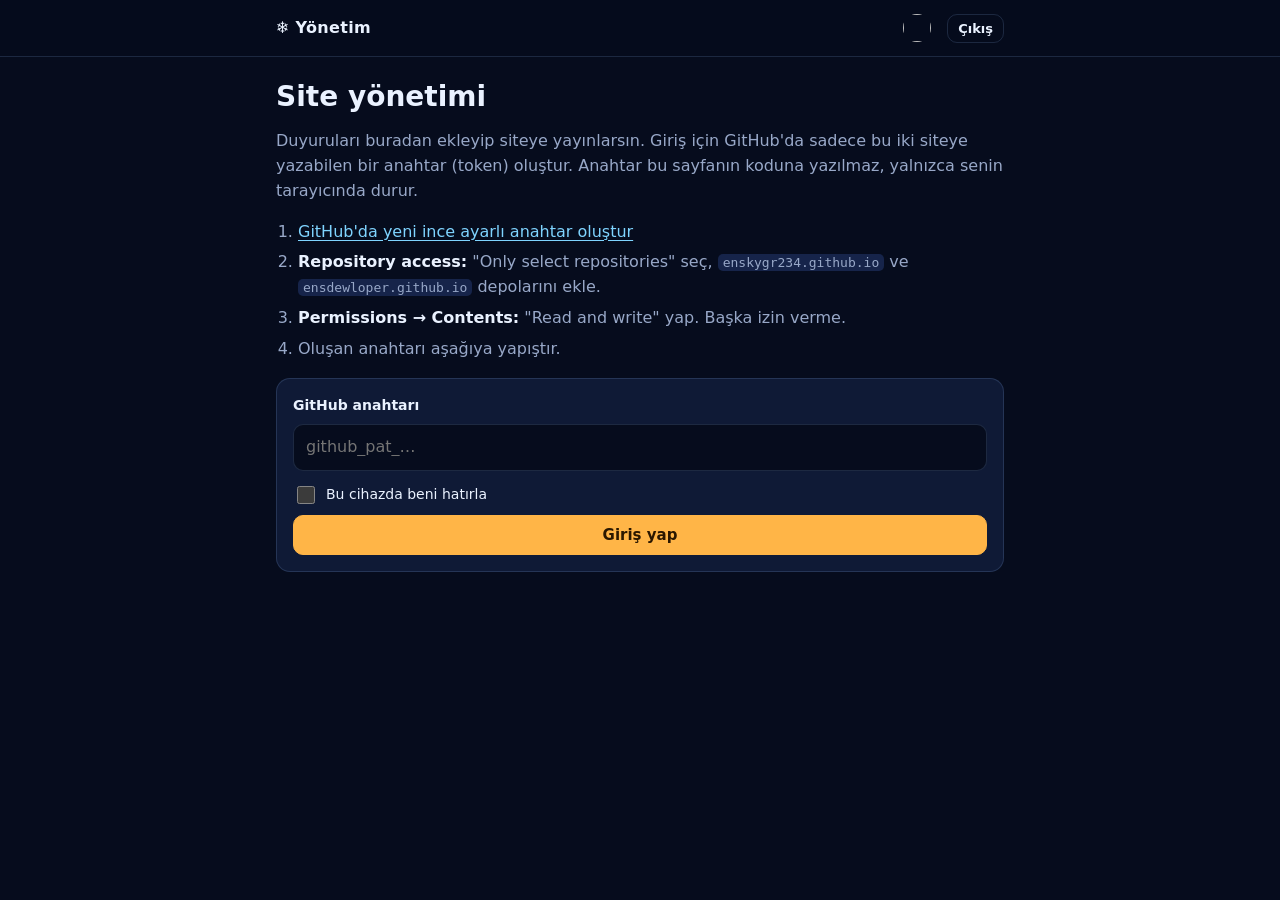
<file: admin/index.html>
<!doctype html>
<html lang="tr">
<head>
<meta charset="utf-8">
<meta http-equiv="Content-Security-Policy" content="default-src 'none'; script-src 'self'; style-src 'self' https://fonts.googleapis.com; font-src https://fonts.gstatic.com; img-src 'self' https://avatars.githubusercontent.com; connect-src https://api.github.com; base-uri 'none'; form-action 'none'">
<meta name="referrer" content="no-referrer">
<meta name="robots" content="noindex, nofollow">
<meta name="viewport" content="width=device-width, initial-scale=1, viewport-fit=cover">
<title>Site Yönetimi</title>
<link rel="preconnect" href="https://fonts.googleapis.com">
<link rel="preconnect" href="https://fonts.gstatic.com" crossorigin>
<link href="https://fonts.googleapis.com/css2?family=Onest:wght@400;500;600;700&family=JetBrains+Mono:wght@500&display=swap" rel="stylesheet">
<link rel="stylesheet" href="admin.css">
</head>
<body>
<header class="ust">
  <div class="ust-ic">
    <a class="logo" href="../">❄ Yönetim</a>
    <div class="kim" id="kim" hidden>
      <img id="kimFoto" alt="" width="28" height="28">
      <span id="kimAd"></span>
      <button class="dugme hafif kucuk" id="cikis" type="button">Çıkış</button>
    </div>
  </div>
</header>

<main class="sar">
  <!-- Giriş -->
  <section class="giris" id="girisEkrani">
    <h1>Site yönetimi</h1>
    <p class="soluk">Duyuruları buradan ekleyip siteye yayınlarsın. Giriş için GitHub'da sadece bu iki siteye yazabilen bir anahtar (token) oluştur. Anahtar bu sayfanın koduna yazılmaz, yalnızca senin tarayıcında durur.</p>
    <ol class="adimlar">
      <li><a href="https://github.com/settings/personal-access-tokens/new" target="_blank" rel="noopener noreferrer">GitHub'da yeni ince ayarlı anahtar oluştur</a></li>
      <li><b>Repository access:</b> "Only select repositories" seç, <code>enskygr234.github.io</code> ve <code>ensdewloper.github.io</code> depolarını ekle.</li>
      <li><b>Permissions → Contents:</b> "Read and write" yap. Başka izin verme.</li>
      <li>Oluşan anahtarı aşağıya yapıştır.</li>
    </ol>
    <form id="girisForm" class="kart form" novalidate>
      <label for="token">GitHub anahtarı</label>
      <input id="token" type="password" autocomplete="off" spellcheck="false" placeholder="github_pat_…">
      <label class="kutu"><input id="hatirla" type="checkbox"> Bu cihazda beni hatırla</label>
      <p class="hata" id="girisHata" role="alert" hidden></p>
      <button class="dugme ana" id="girisDugme" type="submit">Giriş yap</button>
    </form>
  </section>

  <!-- Panel -->
  <section id="panel" hidden>
    <div class="sekmeler" id="sekmeler" role="tablist" aria-label="Site"></div>

    <div class="baslik-satir">
      <div>
        <h1 id="siteAd">Duyurular</h1>
        <p class="soluk"><a id="siteLink" href="#" target="_blank" rel="noopener noreferrer"></a></p>
      </div>
      <button class="dugme ana" id="yeniDugme" type="button">+ Yeni duyuru</button>
    </div>

    <p class="durum" id="durum" role="status"></p>

    <form class="kart form" id="duzenle" hidden novalidate>
      <h2 id="duzenleBaslik">Yeni duyuru</h2>
      <label for="fMetin">Metin <span class="sayac" id="fSayac">0 / 280</span></label>
      <textarea id="fMetin" rows="3" maxlength="280" placeholder="Örn. Yeni oyun Son Vardiya çıktı, hemen dene!"></textarea>
      <div class="ikili">
        <div><label for="fTur">Tür</label>
          <select id="fTur"><option value="bilgi">Bilgi (mavi)</option><option value="onemli">Önemli (turuncu)</option><option value="kutlama">Kutlama (yeşil)</option></select></div>
        <div><label for="fLinkAdi">Bağlantı yazısı</label><input id="fLinkAdi" type="text" maxlength="40" placeholder="Ayrıntılar"></div>
      </div>
      <label for="fLink">Bağlantı (isteğe bağlı)</label>
      <input id="fLink" type="url" placeholder="https://…">
      <div class="ikili">
        <div><label for="fBas">Başlangıç</label><input id="fBas" type="date"></div>
        <div><label for="fBit">Bitiş</label><input id="fBit" type="date"></div>
      </div>
      <label class="kutu"><input id="fAktif" type="checkbox" checked> Aktif</label>
      <p class="hata" id="formHata" role="alert" hidden></p>
      <div class="dugmeler">
        <button class="dugme ana" type="submit">Listeye ekle</button>
        <button class="dugme hafif" id="vazgec" type="button">Vazgeç</button>
      </div>
    </form>

    <ul class="liste" id="liste"></ul>

    <div class="yayin" id="yayin" hidden>
      <p><b>Kaydedilmemiş değişiklik var.</b> Yayınlayınca siteye 1–2 dakika içinde gelir.</p>
      <div class="dugmeler">
        <button class="dugme ana" id="yayinla" type="button">Kaydet ve yayınla</button>
        <button class="dugme hafif" id="geriAl" type="button">Geri al</button>
      </div>
    </div>

    <h2 class="ara-baslik">Son değişiklikler</h2>
    <ul class="gecmis" id="gecmis"></ul>
  </section>
</main>
<script src="admin.js"></script>
</body>
</html>
</file>
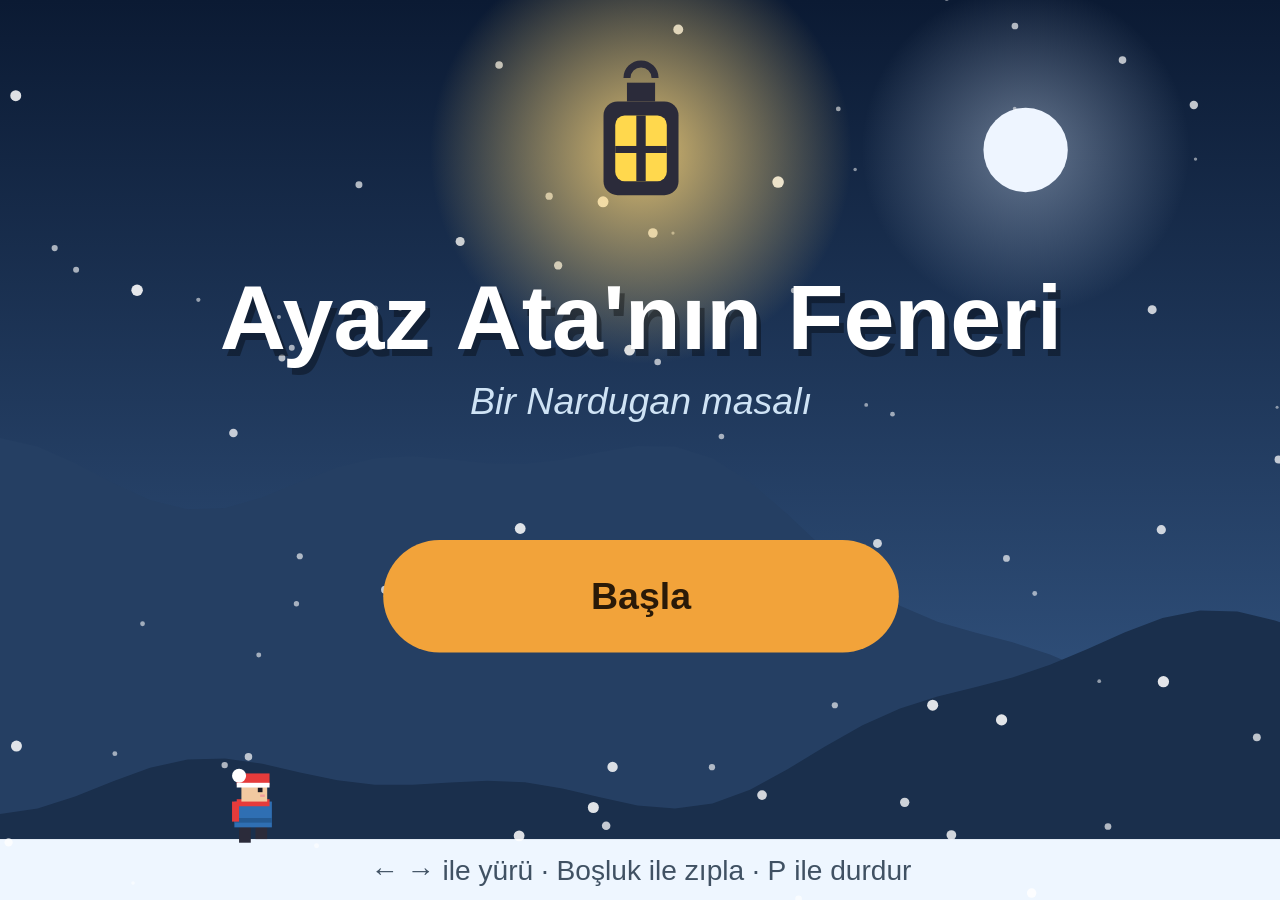
<file: ayaz-feneri/index.html>
<!doctype html>
<html lang="tr">
<head>
  <meta charset="utf-8">
  <meta name="viewport" content="width=device-width, initial-scale=1, viewport-fit=cover, user-scalable=no">
  <meta name="theme-color" content="#0b1626">
  <meta name="apple-mobile-web-app-capable" content="yes">
  <meta name="mobile-web-app-capable" content="yes">
  <title>Ayaz Ata'nın Feneri</title>
  <link rel="manifest" href="manifest.json">
  <link rel="icon" href="icons/icon-192.png">
  <style>
    html, body { margin: 0; height: 100%; background: #0b1626; overflow: hidden; }
    body { touch-action: none; user-select: none; -webkit-user-select: none; -webkit-touch-callout: none; }
    canvas { display: block; position: fixed; inset: 0; }
  </style>
</head>
<body>
  <canvas id="c"></canvas>
  <noscript>Bu oyun için JavaScript gerekiyor.</noscript>
  <script src="game.js"></script>
</body>
</html>
</file>
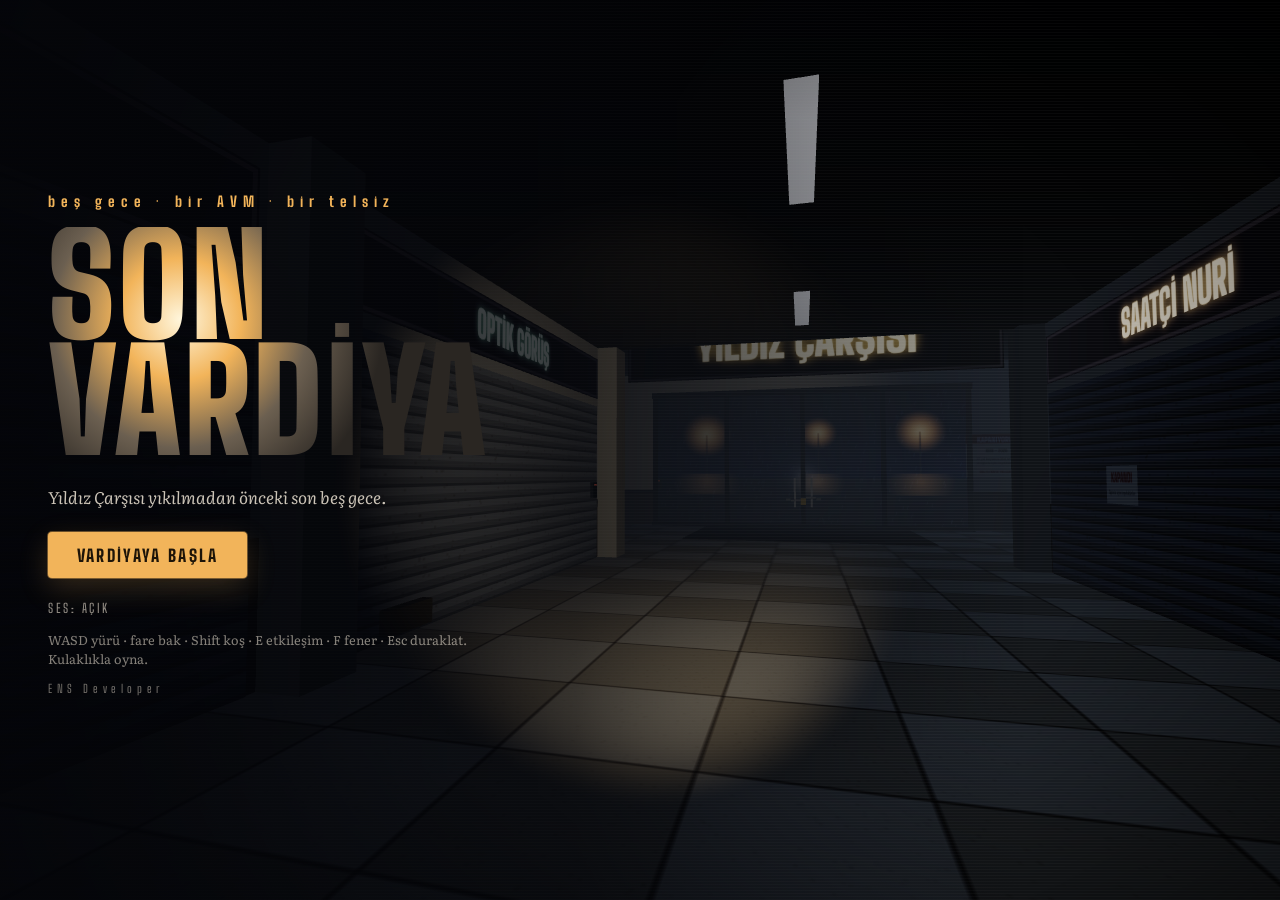
<file: son-vardiya/index.html>
<!doctype html>
<html lang="tr">
<head>
  <meta charset="utf-8">
  <meta name="viewport" content="width=device-width, initial-scale=1, viewport-fit=cover, user-scalable=no">
  <meta name="theme-color" content="#06080d">
  <meta name="description" content="Son Vardiya — yıkılmasına beş gün kalan bir AVM'de, telsizdeki eski bekçiyle geçen beş gecelik birinci şahıs 3D hikâye oyunu. ENS Developer.">
  <title>Son Vardiya</title>
  <link rel="manifest" href="manifest.json">
  <link rel="icon" href="icons/icon-192.png">
  <link rel="apple-touch-icon" href="icons/icon-192.png">
  <link rel="stylesheet" href="css/stil.css">
</head>
<body>
  <canvas id="sahne"></canvas>
  <div id="vinyet"></div>

  <!-- oyun içi gösterge -->
  <div id="hud" hidden>
    <div id="solUst">
      <div class="saatSatir"><span id="geceAd">GECE 1</span><b id="saat">23:00</b></div>
      <div id="pil" hidden><i></i><span>FENER</span></div>
      <div id="hedef"><small>GÖREV</small><span></span></div>
    </div>
    <div id="pusula" hidden><svg viewBox="0 0 40 40" width="34" height="34"><path d="M20 4 L29 30 L20 24 L11 30 Z" fill="currentColor"/></svg><span>12 m</span></div>
    <div id="sagUst">
      <div id="envanter"></div>
      <button id="menuBtn" class="yuvarlak" aria-label="Duraklat">
        <svg viewBox="0 0 24 24" width="20" height="20"><path d="M8 5v14M16 5v14" stroke="currentColor" stroke-width="2.6" stroke-linecap="round"/></svg>
      </button>
    </div>
    <div id="nisangah"><i></i><span></span></div>
    <div id="telsiz" hidden><div class="ust"><span class="led"></span><b class="kim">NEVZAT</b><small>KANAL 3</small></div><p></p></div>
    <p id="anlati" hidden></p>
    <p id="ipucu" hidden></p>
    <!-- dokunmatik -->
    <div id="joy" hidden><div class="taban"></div><div class="top"></div></div>
    <div id="dokunDugmeler" hidden>
      <button id="fenerBtn" class="yuvarlak buyuk" hidden aria-label="Fener">🔦</button>
      <button id="etkBtn" hidden>✋ <span></span></button>
    </div>
  </div>

  <div id="diyalog" hidden>
    <div class="kim"></div>
    <p class="metin"></p>
    <div class="secimler"></div>
    <span class="devam">▾</span>
  </div>

  <div id="kart" hidden>
    <small class="no"></small>
    <h2></h2>
    <span class="saat"></span>
  </div>

  <div id="incele" class="katman" hidden>
    <div class="kagit">
      <small class="tur"></small>
      <h3></h3>
      <p></p>
      <button class="dugme">Tamam</button>
    </div>
  </div>

  <div id="geceSonu" class="katman" hidden>
    <div class="ozet">
      <small>VARDİYA BİTTİ</small>
      <h2></h2>
      <p class="saat">06:00</p>
      <p class="hatiralar"></p>
      <button class="dugme">Sonraki gece</button>
    </div>
  </div>

  <div id="son" class="katman" hidden>
    <div class="son-ic">
      <div class="satirlar"></div>
      <div class="kunye" hidden>
        <small>SON</small>
        <h2></h2>
        <p class="istat"></p>
        <p class="sonlar"></p>
        <div class="dugmeler">
          <button class="dugme" data-is="yeniden">Baştan başla</button>
          <button class="dugme ikincil" data-is="ana">Ana menü</button>
        </div>
        <p class="imza">ENS Developer</p>
      </div>
    </div>
  </div>

  <div id="perde"></div>

  <div id="baslik">
    <div class="baslik-ic">
      <p class="ust-yazi">beş gece · bir AVM · bir telsiz</p>
      <h1>SON<br>VARDİYA</h1>
      <p class="slogan">Yıldız Çarşısı yıkılmadan önceki son beş gece.</p>
      <div class="dugmeler">
        <button class="dugme" id="devamBtn" hidden>Devam et</button>
        <button class="dugme" id="basBtn">Vardiyaya başla</button>
      </div>
      <button class="sesBtn" id="sesBtn">Ses: açık</button>
      <p class="kucuk" id="kontrolBilgi"></p>
      <p class="imza">ENS Developer</p>
    </div>
  </div>

  <div id="menu" class="katman" hidden>
    <div class="kagit menu-ic">
      <h3>Duraklatıldı</h3>
      <button class="dugme" data-is="devam">Devam</button>
      <button class="dugme ikincil" data-is="ses">Ses: açık</button>
      <button class="dugme ikincil" data-is="hassas">Bakış hızı: orta</button>
      <button class="dugme ikincil" data-is="ana">Ana menü</button>
      <p class="kucuk">İlerleme her gecenin başında kaydedilir.</p>
    </div>
  </div>

  <div id="dondur">
    <svg viewBox="0 0 64 64" width="64" height="64"><rect x="20" y="8" width="24" height="44" rx="4" fill="none" stroke="currentColor" stroke-width="3"/><path d="M10 40a24 24 0 0 0 20 16" fill="none" stroke="currentColor" stroke-width="3" stroke-linecap="round"/><path d="M28 50l3 6-6 2" fill="none" stroke="currentColor" stroke-width="3" stroke-linecap="round"/></svg>
    <p>Telefonu yan çevir</p>
  </div>

  <noscript>Son Vardiya için JavaScript gerekiyor.</noscript>
  <script type="module" src="js/oyun.js"></script>
</body>
</html>
</file>
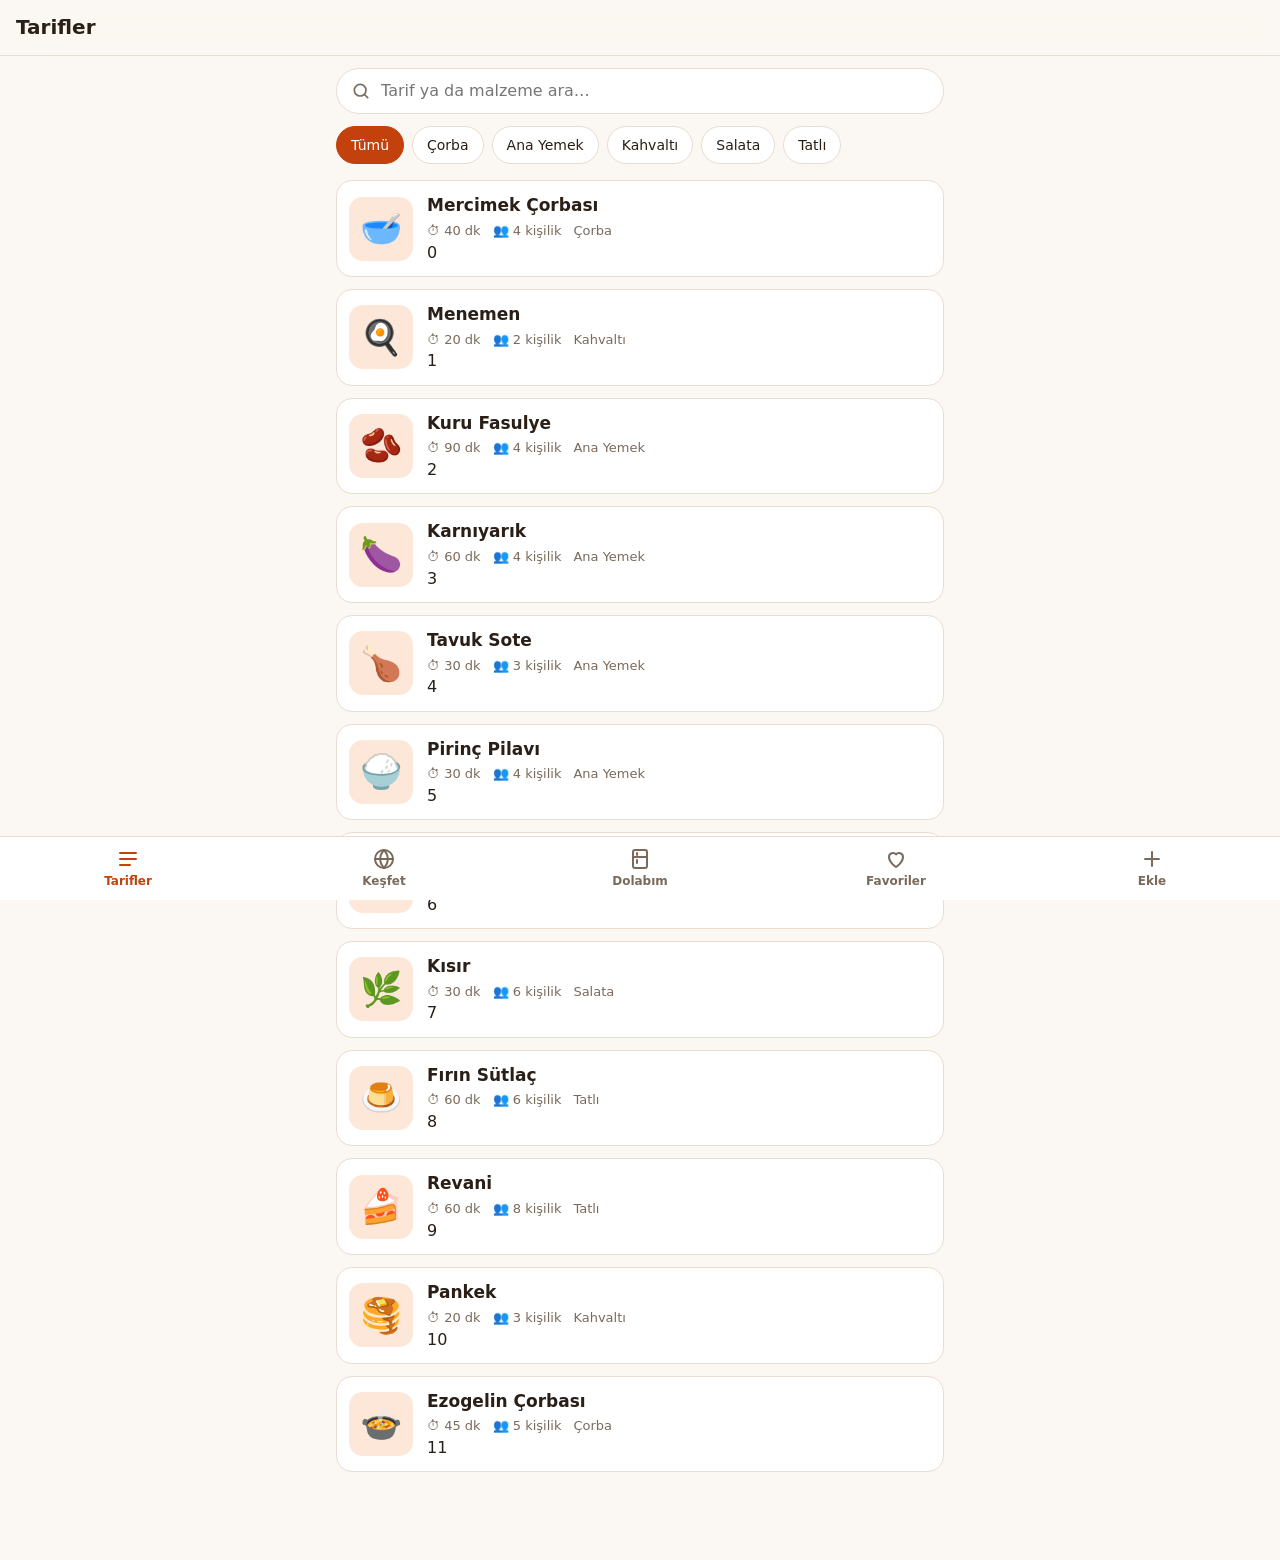
<file: tarifler/index.html>
<!doctype html>
<html lang="tr">
<head>
  <meta charset="utf-8">
  <meta name="viewport" content="width=device-width, initial-scale=1, viewport-fit=cover">
  <meta name="theme-color" content="#c2410c">
  <meta name="apple-mobile-web-app-capable" content="yes">
  <meta name="apple-mobile-web-app-status-bar-style" content="black-translucent">
  <meta name="apple-mobile-web-app-title" content="Tarifler">
  <title>Yemek Tarifleri</title>
  <link rel="manifest" href="manifest.json">
  <link rel="icon" href="icons/icon.svg" type="image/svg+xml">
  <link rel="apple-touch-icon" href="icons/icon-192.png">
  <link rel="stylesheet" href="style.css">
</head>
<body>
  <header class="topbar">
    <button class="icon-btn" id="backBtn" aria-label="Geri" hidden>
      <svg viewBox="0 0 24 24"><path d="M15 5l-7 7 7 7"/></svg>
    </button>
    <h1 id="title">Tarifler</h1>
    <button class="icon-btn" id="favBtn" aria-label="Favorilere ekle" hidden>
      <svg viewBox="0 0 24 24"><path d="M12 20s-7-4.4-7-10a4 4 0 0 1 7-2.6A4 4 0 0 1 19 10c0 5.6-7 10-7 10z"/></svg>
    </button>
  </header>

  <main id="app"></main>

  <nav class="tabbar">
    <button data-tab="list" class="active">
      <svg viewBox="0 0 24 24"><path d="M4 6h16M4 12h16M4 18h10"/></svg>
      <span>Tarifler</span>
    </button>
    <button data-tab="kesfet">
      <svg viewBox="0 0 24 24"><circle cx="12" cy="12" r="9"/><path d="M3 12h18M12 3c2.5 2.7 3.8 5.7 3.8 9s-1.3 6.3-3.8 9c-2.5-2.7-3.8-5.7-3.8-9S9.5 5.7 12 3z"/></svg>
      <span>Keşfet</span>
    </button>
    <button data-tab="dolap">
      <svg viewBox="0 0 24 24"><rect x="5" y="3" width="14" height="18" rx="2"/><path d="M5 10h14M9 6v2M9 13v3"/></svg>
      <span>Dolabım</span>
    </button>
    <button data-tab="favs">
      <svg viewBox="0 0 24 24"><path d="M12 20s-7-4.4-7-10a4 4 0 0 1 7-2.6A4 4 0 0 1 19 10c0 5.6-7 10-7 10z"/></svg>
      <span>Favoriler</span>
    </button>
    <button data-tab="add">
      <svg viewBox="0 0 24 24"><path d="M12 5v14M5 12h14"/></svg>
      <span>Ekle</span>
    </button>
  </nav>

  <div class="toast" id="toast" role="status"></div>

  <script src="recipes.js"></script>
  <script src="besin.js"></script>
  <script src="dunya.js"></script>
  <script src="app.js"></script>
</body>
</html>
</file>
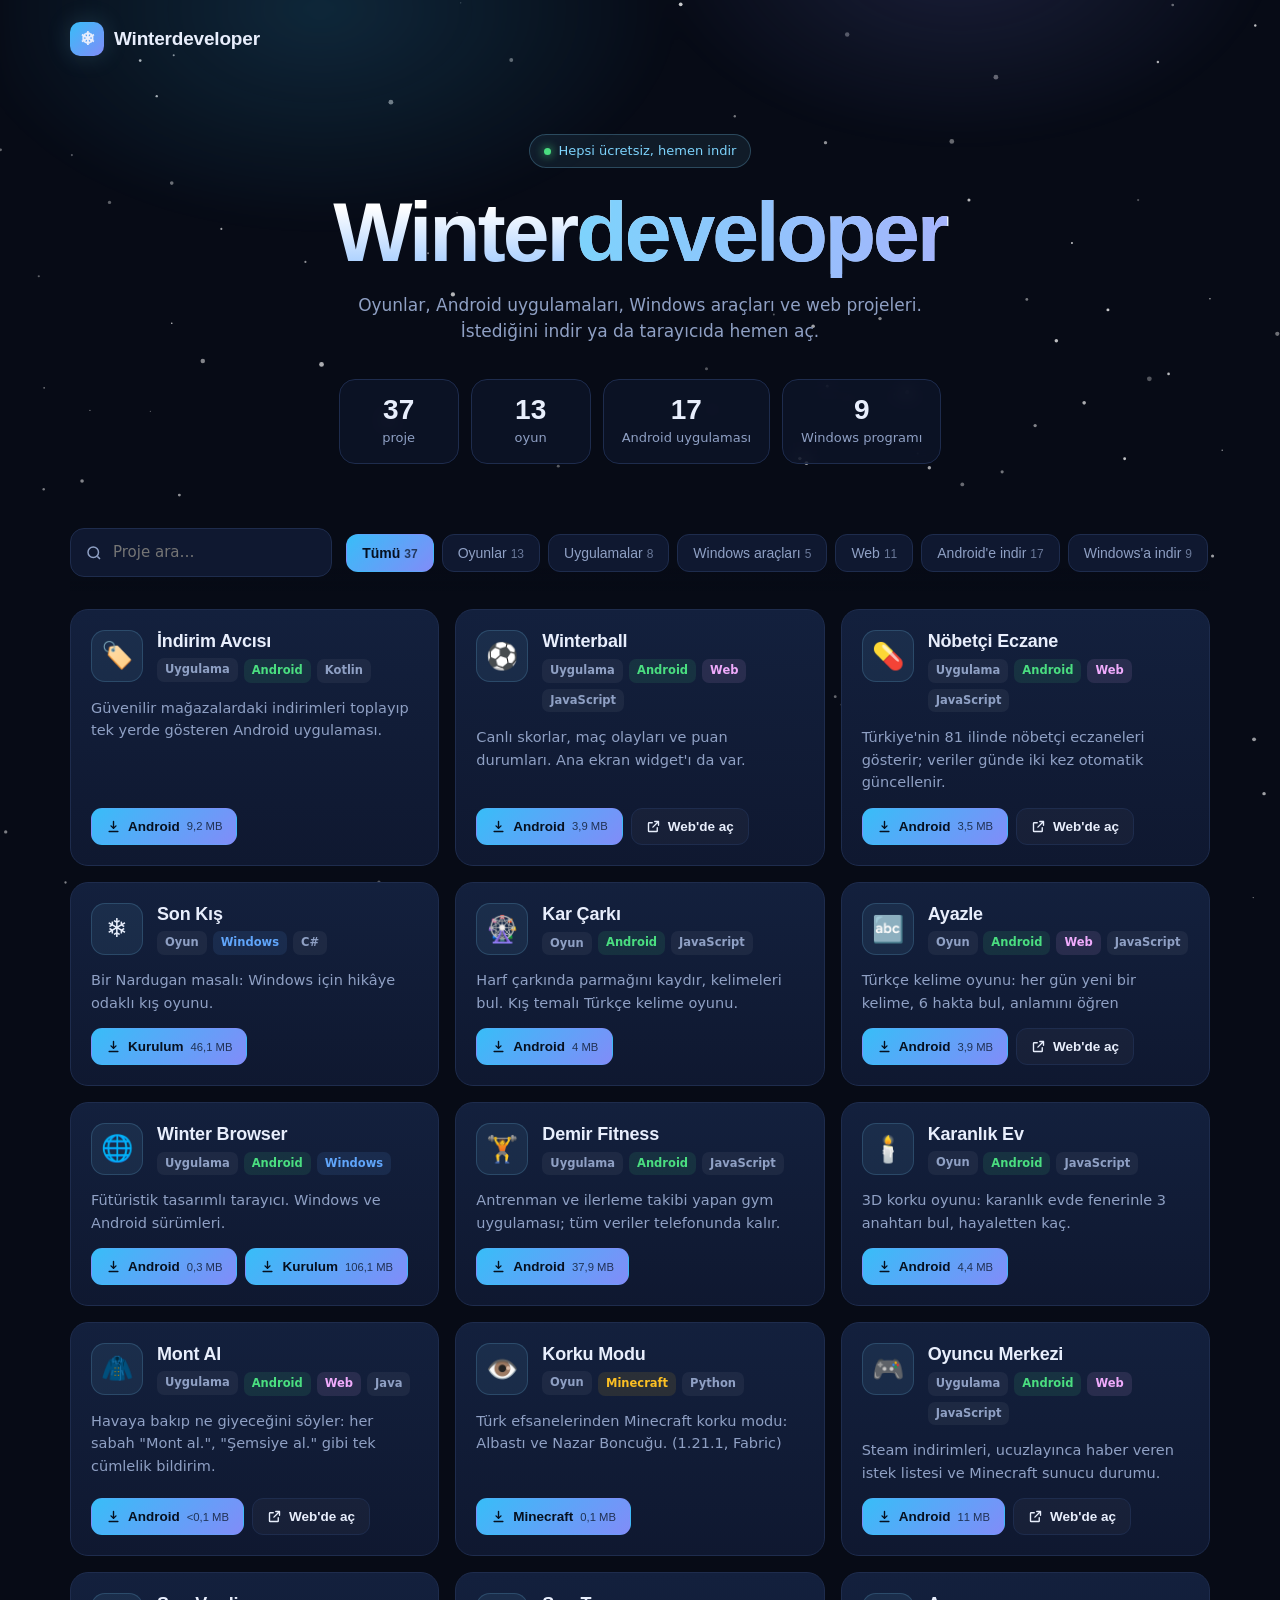
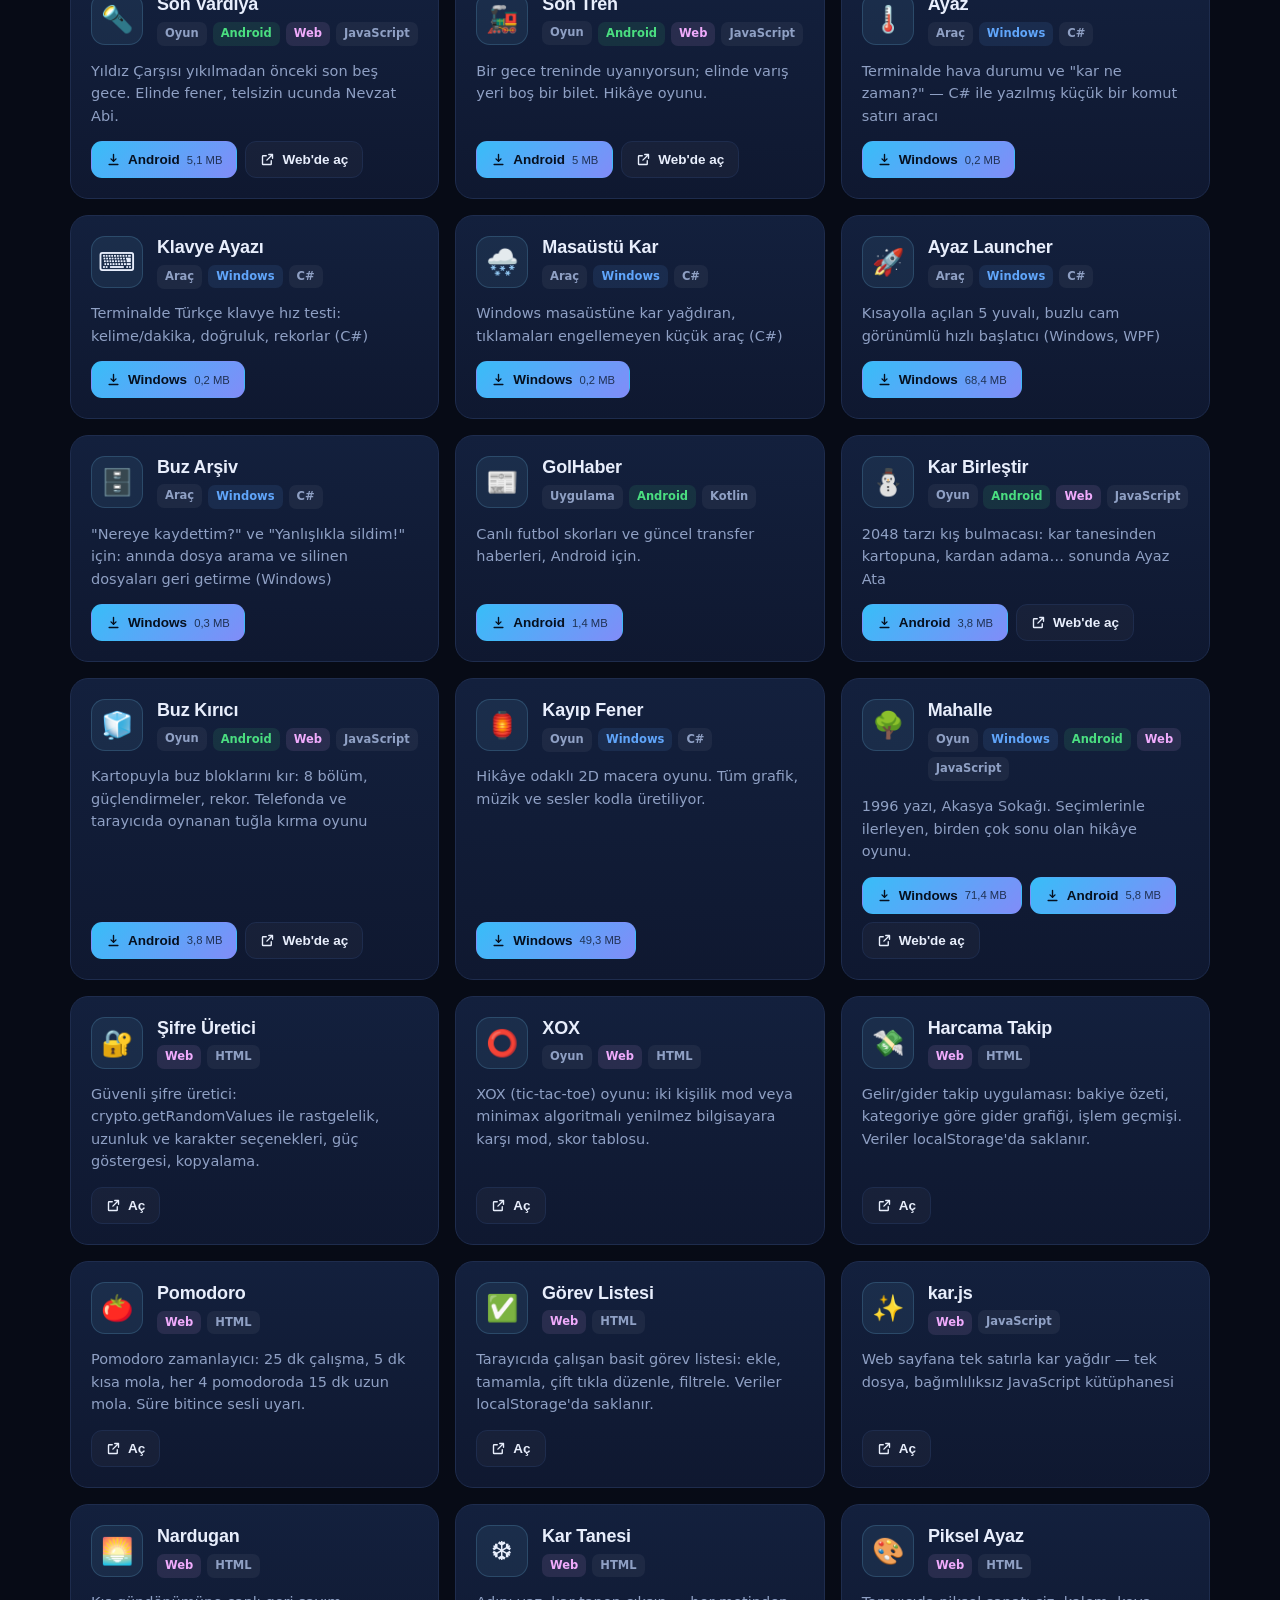
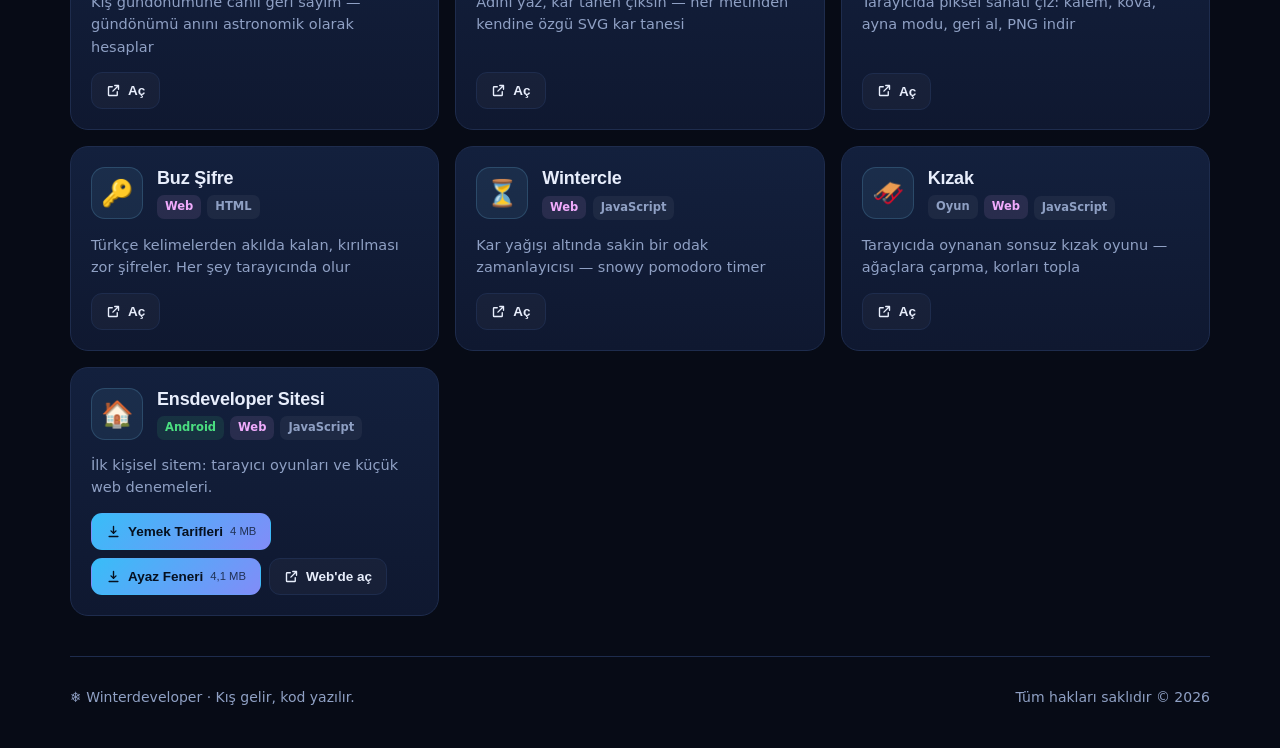
<file: winterdeveloper/index.html>
<!doctype html>
<html lang="tr">
<head>
<meta charset="utf-8">
<meta http-equiv="Content-Security-Policy" content="default-src 'none'; script-src 'self'; style-src 'self' https://fonts.googleapis.com; font-src https://fonts.gstatic.com; img-src 'self'; connect-src 'none'; base-uri 'none'; form-action 'none'; upgrade-insecure-requests">
<meta name="referrer" content="strict-origin-when-cross-origin">
<script src="guard.js"></script>
<meta name="viewport" content="width=device-width, initial-scale=1, viewport-fit=cover">
<title>Winterdeveloper</title>
<meta name="description" content="Winterdeveloper'ın oyunları, Android uygulamaları, Windows araçları ve web projeleri. Hepsi ücretsiz indir veya tarayıcıda aç.">
<meta name="theme-color" content="#070b16">
<meta property="og:title" content="Winterdeveloper">
<meta property="og:description" content="Oyunlar, Android uygulamaları, Windows araçları ve web projeleri. Ücretsiz indir.">
<link rel="icon" href="favicon.svg" type="image/svg+xml">
<link rel="preconnect" href="https://fonts.googleapis.com">
<link rel="preconnect" href="https://fonts.gstatic.com" crossorigin>
<link href="https://fonts.googleapis.com/css2?family=Space+Grotesk:wght@500;700&family=Inter:wght@400;500;600&display=swap" rel="stylesheet">
<link rel="stylesheet" href="style.css">
</head>
<body>
<canvas id="snow"></canvas>
<div class="aurora"></div>
<div class="wrap">
  <nav>
    <a class="logo" href="./"><span class="flake">❄</span>Winterdeveloper</a>
  </nav>

  <header>
    <div class="tag"><i></i>Hepsi ücretsiz, hemen indir</div>
    <h1>Winter<span>developer</span></h1>
    <p class="lead">Oyunlar, Android uygulamaları, Windows araçları ve web projeleri. İstediğini indir ya da tarayıcıda hemen aç.</p>
    <div class="stats" id="stats"></div>
  </header>

  <div class="controls" id="projeler">
    <div class="controls-in">
      <label class="search">
        <svg viewBox="0 0 24 24"><circle cx="11" cy="11" r="7"/><path d="m20 20-3.5-3.5"/></svg>
        <input id="q" type="search" placeholder="Proje ara…" autocomplete="off">
      </label>
      <div class="chips" id="chips"></div>
    </div>
  </div>

  <main class="grid" id="grid"></main>

  <footer>
    <span>❄ Winterdeveloper · Kış gelir, kod yazılır.</span>
    <span>Tüm hakları saklıdır © 2026</span>
  </footer>
</div>

<script src="projects.js"></script>
<script src="app.js"></script>
</body>
</html>
</file>
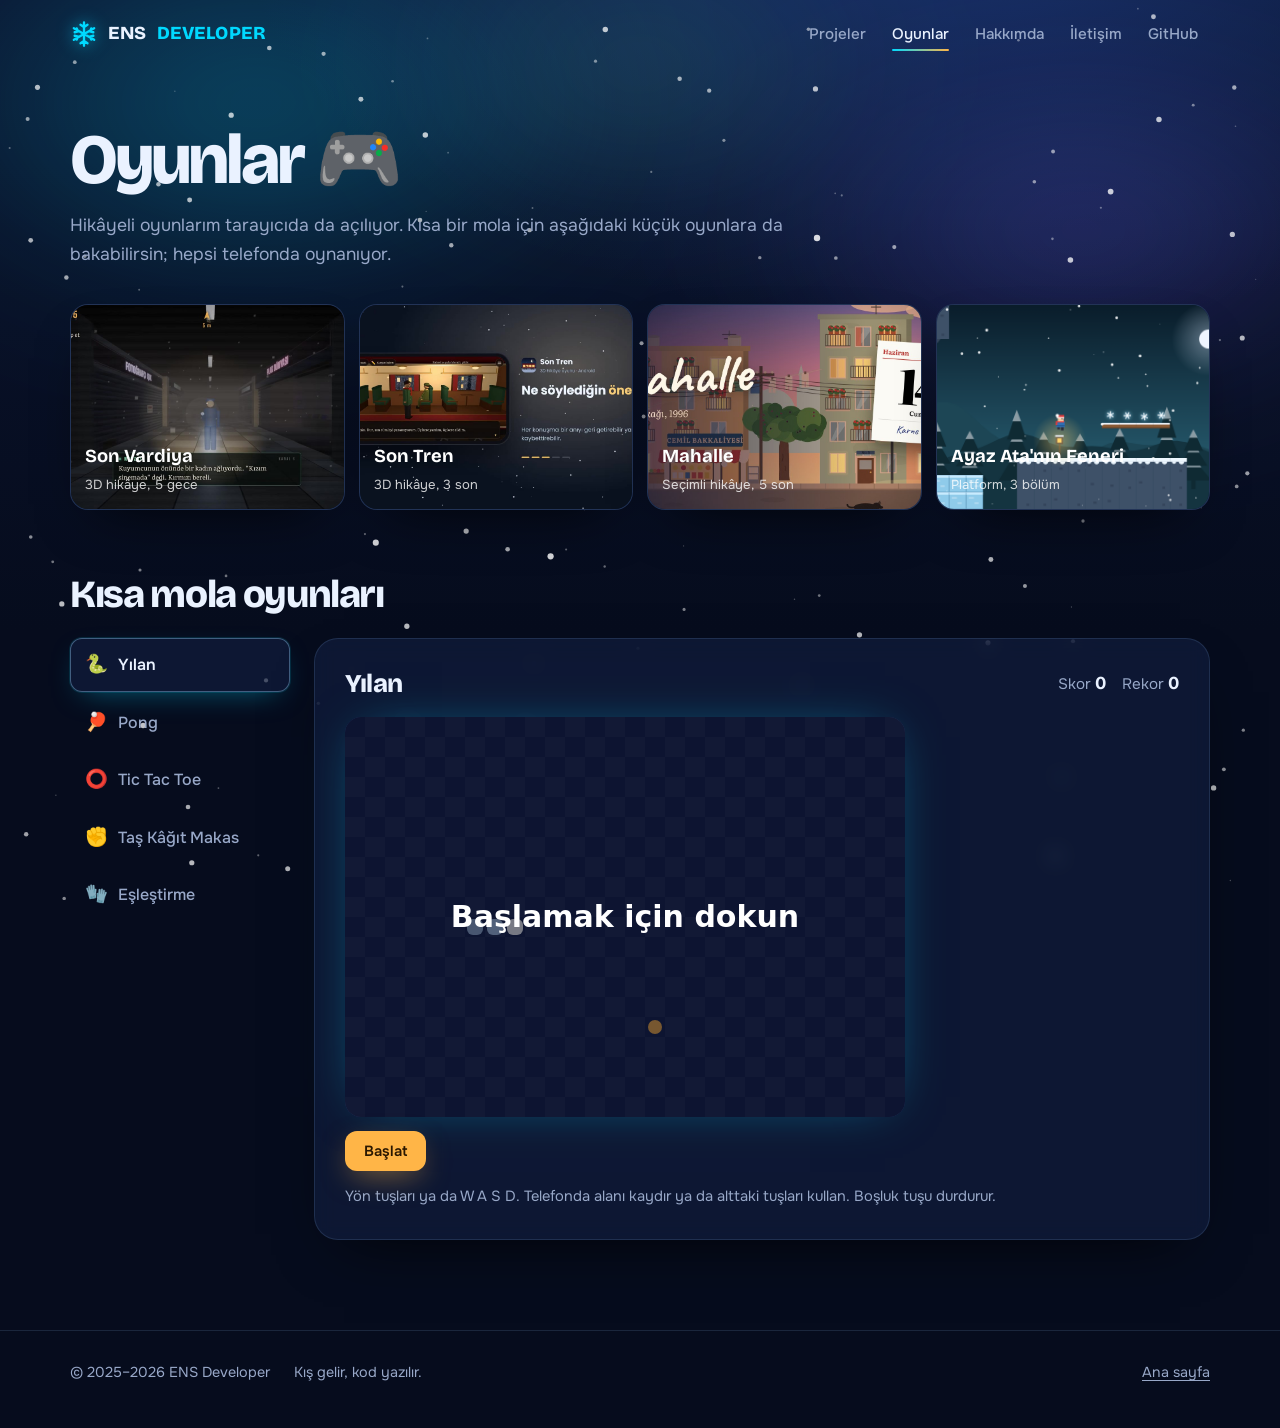
<file: oyunlar.html>
<!DOCTYPE html>
<html lang="tr">
<head>
  <meta charset="UTF-8">
  <meta name="viewport" content="width=device-width, initial-scale=1">
  <title>Oyunlar · ENS Developer</title>
  <meta name="description" content="Tarayıcıda hemen oynanan oyunlar: Yılan, Pong, Tic Tac Toe, Taş Kâğıt Makas, Eşleştirme ve ENS Developer'ın hikâyeli oyunları.">
  <meta name="theme-color" content="#060c1d">
  <link rel="icon" href="ayaz-feneri/icons/icon-192.png">
  <link rel="preconnect" href="https://fonts.googleapis.com">
  <link rel="preconnect" href="https://fonts.gstatic.com" crossorigin>
  <link href="https://fonts.googleapis.com/css2?family=Bricolage+Grotesque:opsz,wght@12..96,500;12..96,700;12..96,800&family=Onest:wght@400;500;600&display=swap" rel="stylesheet">
  <link rel="stylesheet" href="ortak.css?v=4">
  <link rel="stylesheet" href="/duyuru.css">
  <script>document.documentElement.classList.add("js");</script>
  <style>
    .bas { padding: 56px 0 0; max-width: 720px; }
    .bas h1 { font-size: clamp(2.4rem, 7vw, 4.4rem); font-weight: 800; letter-spacing: -.045em; line-height: 1; }
    .bas p { margin-top: 16px; color: var(--soluk); font-size: 1.1rem; }

    /* Hikâyeli oyunlar şeridi */
    .serit { display: grid; grid-template-columns: repeat(4, 1fr); gap: 14px; margin-top: 36px; }
    .serit a { position: relative; display: block; aspect-ratio: 4 / 3; border-radius: 18px; overflow: hidden; color: #fff; text-decoration: none; background: #0f1b3a; }
    .serit img { position: absolute; inset: 0; width: 100%; height: 100%; object-fit: cover; transition: transform .4s; }
    .serit a:hover img { transform: scale(1.04); }
    .serit a::after { content: ""; position: absolute; inset: 0; background: linear-gradient(180deg, transparent 40%, rgba(6, 10, 28, .88)); }
    .serit span { position: absolute; left: 14px; right: 14px; bottom: 12px; z-index: 1; }
    .serit b { display: block; font-family: var(--yazi-baslik); font-size: 1.15rem; }
    .serit small { color: rgba(255, 255, 255, .8); font-size: .82rem; }

    /* Oyun seçici */
    .salon { margin-top: 64px; display: grid; grid-template-columns: 220px 1fr; gap: 24px; align-items: start; }
    .salon h2 { grid-column: 1 / -1; font-size: clamp(1.8rem, 4vw, 2.4rem); font-weight: 800; letter-spacing: -.035em; }
    .sekmeler { display: flex; flex-direction: column; gap: 4px; position: sticky; top: 84px; }
    .sekme { font: inherit; text-align: left; display: flex; align-items: center; gap: 10px; padding: 11px 14px; border-radius: 12px; border: 1px solid transparent; background: none; color: var(--soluk); cursor: pointer; font-weight: 500; }
    .sekme:hover { color: var(--metin); background: var(--yuzey-2); }
    .sekme[aria-selected="true"] { color: var(--metin); background: var(--yuzey); border-color: var(--cizgi); font-weight: 600; }
    .sekme i { font-style: normal; font-size: 1.15rem; }

    .masa { background: var(--yuzey); border: 1px solid var(--cizgi); border-radius: 24px; padding: clamp(18px, 3vw, 30px); box-shadow: var(--golge); min-height: 520px; }
    .masa-ust { display: flex; flex-wrap: wrap; gap: 10px 16px; align-items: center; margin-bottom: 18px; }
    .masa-ust h3 { font-size: 1.6rem; font-weight: 800; letter-spacing: -.03em; }
    .masa-ust .skor { margin-left: auto; display: flex; gap: 16px; color: var(--soluk); font-size: .95rem; font-variant-numeric: tabular-nums; }
    .masa-ust .skor b { color: var(--metin); font-family: var(--yazi-baslik); font-size: 1.15rem; }
    .yardim { color: var(--soluk); font-size: .92rem; margin-top: 14px; }
    .durum { min-height: 1.6em; font-weight: 600; margin: 4px 0 14px; }
    .arac { display: flex; flex-wrap: wrap; gap: 8px; margin-top: 14px; }

    canvas.oyun-alani { width: 100%; max-width: 560px; height: auto; border-radius: 16px; background: #13204a; touch-action: none; user-select: none; }

    .yon { display: none; grid-template-columns: repeat(3, 56px); grid-template-rows: repeat(2, 48px); gap: 6px; margin-top: 14px; }
    .yon button { font: inherit; font-size: 1.2rem; border-radius: 12px; border: 1px solid var(--cizgi); background: var(--yuzey-2); color: var(--metin); }
    .yon button[data-y="yukari"] { grid-column: 2; }
    .yon button[data-y="sol"] { grid-column: 1; grid-row: 2; }
    .yon button[data-y="asagi"] { grid-column: 2; grid-row: 2; }
    .yon button[data-y="sag"] { grid-column: 3; grid-row: 2; }
    @media (hover: none) { .yon { display: grid; } }

    /* XOX */
    .xox { display: grid; grid-template-columns: repeat(3, 1fr); gap: 8px; width: min(100%, 330px); }
    .xox button { aspect-ratio: 1; font-family: var(--yazi-baslik); font-size: 2.6rem; font-weight: 800; border-radius: 16px; border: 1px solid var(--cizgi); background: var(--yuzey-2); color: var(--metin); cursor: pointer; }
    .xox button:disabled { cursor: default; }
    .xox button.x { color: var(--ayaz); }
    .xox button.o { color: var(--fener); }
    .xox button.kazandi { background: var(--fener); color: var(--fener-metin); }
    .secim { display: inline-flex; border: 1px solid var(--cizgi); border-radius: 12px; overflow: hidden; }
    .secim button { font: inherit; font-size: .88rem; padding: 8px 12px; border: 0; background: var(--yuzey); color: var(--soluk); cursor: pointer; }
    .secim button[aria-pressed="true"] { background: var(--metin); color: var(--zemin); }

    /* Taş kâğıt makas */
    .tkm { display: flex; gap: 10px; flex-wrap: wrap; }
    .tkm button { font: inherit; display: flex; flex-direction: column; align-items: center; gap: 6px; width: 104px; padding: 16px 8px; border-radius: 18px; border: 1px solid var(--cizgi); background: var(--yuzey-2); color: var(--metin); cursor: pointer; font-weight: 600; }
    .tkm button:hover { border-color: var(--soluk); }
    .tkm button span { font-size: 2.4rem; line-height: 1; }
    .karsilasma { display: flex; align-items: center; gap: 18px; margin-top: 22px; font-size: 3rem; min-height: 64px; }
    .karsilasma small { font-size: .95rem; color: var(--soluk); }

    /* Eşleştirme */
    .kartlar { display: grid; grid-template-columns: repeat(4, 1fr); gap: 8px; width: min(100%, 420px); perspective: 800px; }
    .eslesme { aspect-ratio: 1; border: 0; padding: 0; background: none; cursor: pointer; position: relative; transform-style: preserve-3d; transition: transform .35s; }
    .eslesme.acik, .eslesme.tamam { transform: rotateY(180deg); }
    .eslesme span { position: absolute; inset: 0; display: grid; place-items: center; border-radius: 14px; backface-visibility: hidden; -webkit-backface-visibility: hidden; font-size: 2rem; }
    .eslesme .arka { background: #1f3570; background-image: radial-gradient(circle at 30% 30%, rgba(255, 255, 255, .18) 0 2px, transparent 3px), radial-gradient(circle at 70% 65%, rgba(255, 255, 255, .14) 0 2px, transparent 3px); background-size: 22px 22px; }
    .eslesme .on { background: var(--yuzey-2); border: 1px solid var(--cizgi); transform: rotateY(180deg); }
    .eslesme.tamam .on { background: color-mix(in srgb, var(--fener) 25%, var(--yuzey)); }

    @media (max-width: 860px) {
      .serit { grid-template-columns: repeat(2, 1fr); }
      .salon { grid-template-columns: 1fr; }
      .sekmeler { flex-direction: row; position: static; overflow-x: auto; scrollbar-width: none; margin: 0 calc(var(--kenar) * -1); padding: 0 var(--kenar); }
      .sekmeler::-webkit-scrollbar { display: none; }
      .sekme { flex: none; }
      .masa { min-height: 0; }
    }
    .zipla { display: inline-block; animation: zipla 1.8s cubic-bezier(.3, 1.6, .5, 1) infinite; }
    @keyframes zipla { 0%, 60%, 100% { transform: translateY(0) rotate(0); } 30% { transform: translateY(-14px) rotate(-10deg); } }
    .serit a { border: 1px solid var(--cizgi); box-shadow: var(--golge); }
    .serit a:hover img { transform: scale(1.1); }
    .serit img { transition: transform .9s var(--yumusak); }
    .serit b { transition: transform .4s var(--yumusak); }
    .serit a:hover b { transform: translateY(-4px); color: var(--fener); }
    .masa { backdrop-filter: blur(10px); -webkit-backdrop-filter: blur(10px); }
    .masa:not([hidden]) { animation: masa .5s var(--yumusak); }
    @keyframes masa { from { opacity: 0; transform: translateY(16px) scale(.98); } }
    .sekme { transition: background .2s, color .2s, transform .3s var(--yumusak); }
    .sekme:hover { transform: translateX(4px); }
    .sekme[aria-selected="true"] { border-color: var(--cizgi-guclu); box-shadow: 0 0 0 1px rgba(0, 217, 255, .12), 0 10px 30px -14px rgba(0, 217, 255, .5); }
    .sekme[aria-selected="true"] i { animation: zipla 1.8s cubic-bezier(.3, 1.6, .5, 1) infinite; }
    canvas.oyun-alani { box-shadow: inset 0 0 0 1px var(--cizgi), 0 0 50px -20px rgba(0, 217, 255, .5); }
    .xox button { transition: transform .25s cubic-bezier(.3, 1.6, .5, 1), background .2s; }
    .xox button:not(:disabled):hover { transform: scale(1.05); background: rgba(255, 255, 255, .1); }
    .xox button.x, .xox button.o { animation: koy .35s cubic-bezier(.3, 1.6, .5, 1); }
    @keyframes koy { from { transform: scale(.3) rotate(-30deg); opacity: 0; } }
    .xox button.kazandi { animation: kazan .6s ease 3; }
    @keyframes kazan { 50% { transform: scale(1.1); } }
    .tkm button { transition: transform .3s cubic-bezier(.3, 1.6, .5, 1), border-color .2s; }
    .tkm button:hover { transform: translateY(-5px) rotate(-4deg); }
    .tkm button:hover span { animation: zipla 1s infinite; }
    .karsilasma span { animation: koy .5s cubic-bezier(.3, 1.6, .5, 1); }
    .eslesme.tamam .on { animation: kazan .5s ease; }
  </style>
</head>
<body>
  <div class="gok" aria-hidden="true"><i></i><i></i><i></i></div>
  <canvas id="kar" aria-hidden="true"></canvas>

  <header class="ust">
    <div class="sar">
      <a class="logo" href="./" aria-label="ENS Developer ana sayfa">
        <svg viewBox="0 0 24 24" fill="none" stroke="currentColor" stroke-width="2" stroke-linecap="round" aria-hidden="true"><path d="M12 2v20M3.3 7l17.4 10M3.3 17L20.7 7M9 4l3 2 3-2M9 20l3-2 3 2M4 10.5l2.7-.7-.9-2.6M20 13.5l-2.7.7.9 2.6M4 13.5l2.7.7-.9 2.6M20 10.5l-2.7-.7.9-2.6"/></svg>
        ENS <span>DEVELOPER</span>
      </a>
      <nav class="menu" aria-label="Ana menü">
        <a href="./#projeler">Projeler</a>
        <a href="oyunlar.html" aria-current="page">Oyunlar</a>
        <a href="hakkımda.html">Hakkımda</a>
        <a href="./#iletisim">İletişim</a>
        <a href="https://github.com/Enskygr234">GitHub</a>
      </nav>
    </div>
  </header>

  <main class="sar">
    <section class="bas" data-belir>
      <h1>Oyunlar <span class="zipla" aria-hidden="true">🎮</span></h1>
      <p>Hikâyeli oyunlarım tarayıcıda da açılıyor. Kısa bir mola için aşağıdaki küçük oyunlara da bakabilirsin; hepsi telefonda oynanıyor.</p>
    </section>

    <nav class="serit" aria-label="Hikâyeli oyunlar" id="serit">
      <a href="son-vardiya/"><img src="img/video/sonvardiya.jpg" alt="" loading="lazy"><span><b>Son Vardiya</b><small>3D hikâye, 5 gece</small></span></a>
      <a href="https://enskygr234.github.io/Son-Tren/"><img src="img/video/sontren.jpg" alt="" loading="lazy"><span><b>Son Tren</b><small>3D hikâye, 3 son</small></span></a>
      <a href="https://enskygr234.github.io/mahalle/"><img src="img/mahalle.jpg" alt="" loading="lazy"><span><b>Mahalle</b><small>Seçimli hikâye, 5 son</small></span></a>
      <a href="ayaz-feneri/"><img src="ayaz-feneri/kapak.png" alt="" loading="lazy"><span><b>Ayaz Ata'nın Feneri</b><small>Platform, 3 bölüm</small></span></a>
    </nav>

    <section class="salon" aria-labelledby="salon-baslik">
      <h2 id="salon-baslik" data-belir>Kısa mola oyunları</h2>
      <div class="sekmeler" role="tablist" aria-label="Oyun seç" data-belir="sol">
        <button class="sekme" role="tab" id="s-yilan" aria-controls="yilan" aria-selected="true"><i aria-hidden="true">🐍</i>Yılan</button>
        <button class="sekme" role="tab" id="s-pong" aria-controls="pong" aria-selected="false" tabindex="-1"><i aria-hidden="true">🏓</i>Pong</button>
        <button class="sekme" role="tab" id="s-xox" aria-controls="xox" aria-selected="false" tabindex="-1"><i aria-hidden="true">⭕</i>Tic Tac Toe</button>
        <button class="sekme" role="tab" id="s-tkm" aria-controls="tkm" aria-selected="false" tabindex="-1"><i aria-hidden="true">✊</i>Taş Kâğıt Makas</button>
        <button class="sekme" role="tab" id="s-eslestir" aria-controls="eslestir" aria-selected="false" tabindex="-1"><i aria-hidden="true">🧤</i>Eşleştirme</button>
      </div>

      <div>
        <!-- Yılan -->
        <section class="masa" id="yilan" role="tabpanel" aria-labelledby="s-yilan">
          <div class="masa-ust"><h3>Yılan</h3><div class="skor"><span>Skor <b id="yilanSkor">0</b></span><span>Rekor <b id="yilanRekor">0</b></span></div></div>
          <canvas class="oyun-alani" id="yilanTuval" width="560" height="400" aria-label="Yılan oyun alanı"></canvas>
          <div class="yon" aria-label="Yön tuşları">
            <button type="button" data-y="yukari" aria-label="Yukarı">▲</button>
            <button type="button" data-y="sol" aria-label="Sol">◀</button>
            <button type="button" data-y="asagi" aria-label="Aşağı">▼</button>
            <button type="button" data-y="sag" aria-label="Sağ">▶</button>
          </div>
          <div class="arac"><button class="dugme fener" type="button" id="yilanBasla">Başlat</button></div>
          <p class="yardim">Yön tuşları ya da W A S D. Telefonda alanı kaydır ya da alttaki tuşları kullan. Boşluk tuşu durdurur.</p>
        </section>

        <!-- Pong -->
        <section class="masa" id="pong" role="tabpanel" aria-labelledby="s-pong" hidden>
          <div class="masa-ust"><h3>Pong</h3><div class="skor"><span>Sen <b id="pongSen">0</b></span><span>Bilgisayar <b id="pongPc">0</b></span></div></div>
          <canvas class="oyun-alani" id="pongTuval" width="560" height="340" aria-label="Pong oyun alanı"></canvas>
          <div class="arac"><button class="dugme fener" type="button" id="pongBasla">Başlat</button></div>
          <p class="yardim">Soldaki raket senin. Fareyle ya da parmağınla alanın üstünde kaydır; klavyede W ve S ya da yön tuşları. 7 sayıya ulaşan kazanır.</p>
        </section>

        <!-- Tic Tac Toe -->
        <section class="masa" id="xox" role="tabpanel" aria-labelledby="s-xox" hidden>
          <div class="masa-ust">
            <h3>Tic Tac Toe</h3>
            <div class="secim" role="group" aria-label="Rakip">
              <button type="button" data-rakip="pc" aria-pressed="true">Bilgisayara karşı</button>
              <button type="button" data-rakip="iki" aria-pressed="false">İki kişi</button>
            </div>
            <div class="skor"><span>X <b id="xoxX">0</b></span><span>O <b id="xoxO">0</b></span><span>Berabere <b id="xoxB">0</b></span></div>
          </div>
          <p class="durum" id="xoxDurum" aria-live="polite">Sıra sende: X</p>
          <div class="xox" id="xoxTahta"></div>
          <div class="arac"><button class="dugme" type="button" id="xoxYeni">Yeni el</button></div>
        </section>

        <!-- Taş kâğıt makas -->
        <section class="masa" id="tkm" role="tabpanel" aria-labelledby="s-tkm" hidden>
          <div class="masa-ust"><h3>Taş Kâğıt Makas</h3><div class="skor"><span>Sen <b id="tkmSen">0</b></span><span>Bilgisayar <b id="tkmPc">0</b></span></div></div>
          <p class="durum" id="tkmDurum" aria-live="polite">Seçimini yap.</p>
          <div class="tkm">
            <button type="button" data-s="tas"><span aria-hidden="true">✊</span>Taş</button>
            <button type="button" data-s="kagit"><span aria-hidden="true">✋</span>Kâğıt</button>
            <button type="button" data-s="makas"><span aria-hidden="true">✌️</span>Makas</button>
          </div>
          <div class="karsilasma" id="tkmSahne" aria-hidden="true"></div>
          <div class="arac"><button class="dugme" type="button" id="tkmSifirla">Skoru sıfırla</button></div>
        </section>

        <!-- Eşleştirme -->
        <section class="masa" id="eslestir" role="tabpanel" aria-labelledby="s-eslestir" hidden>
          <div class="masa-ust"><h3>Eşleştirme</h3><div class="skor"><span>Hamle <b id="esHamle">0</b></span><span>Çift <b id="esCift">0</b>/8</span><span>En iyi <b id="esRekor">–</b></span></div></div>
          <p class="durum" id="esDurum" aria-live="polite">Kartları çevir, aynı resimleri bul.</p>
          <div class="kartlar" id="esTahta"></div>
          <div class="arac"><button class="dugme" type="button" id="esYeni">Kartları karıştır</button></div>
        </section>
      </div>
    </section>
  </main>

  <footer class="alt-bilgi">
    <div class="sar">
      <span>© 2025–<span data-yil>2026</span> ENS Developer</span>
      <span>Kış gelir, kod yazılır.</span>
      <a class="sag" href="./">Ana sayfa</a>
    </div>
  </footer>

  <script src="ortak.js?v=4"></script>
  <script src="/duyuru.js" data-site="ensdeveloper" defer></script>
  <script>
  if (!CanvasRenderingContext2D.prototype.roundRect) CanvasRenderingContext2D.prototype.roundRect = function (x, y, w, h) { this.rect(x, y, w, h); };
  (function () {
    document.querySelectorAll("#serit a").forEach((a, i) => { a.dataset.belir = ""; a.dataset.egim = "8"; a.style.setProperty("--gecikme", i * 110 + "ms"); });
    ENS.belirt(document.getElementById("serit"));
    const $ = id => document.getElementById(id);
    const oku = (k, v) => { try { return JSON.parse(localStorage.getItem(k)) ?? v; } catch (e) { return v; } };
    const kaydet = (k, v) => { try { localStorage.setItem(k, JSON.stringify(v)); } catch (e) {} };

    /* ---------- Sekmeler ---------- */
    const sekmeler = [...document.querySelectorAll(".sekme")];
    const durdurucular = {};
    function sec(s, odak) {
      sekmeler.forEach(x => {
        const on = x === s;
        x.setAttribute("aria-selected", on); x.tabIndex = on ? 0 : -1;
        $(x.getAttribute("aria-controls")).hidden = !on;
        if (!on && durdurucular[x.getAttribute("aria-controls")]) durdurucular[x.getAttribute("aria-controls")]();
      });
      if (odak) s.focus();
      history.replaceState(null, "", "#" + s.getAttribute("aria-controls"));
    }
    sekmeler.forEach((s, i) => {
      s.addEventListener("click", () => sec(s));
      s.addEventListener("keydown", e => {
        const ileri = ["ArrowDown", "ArrowRight"].includes(e.key), geri = ["ArrowUp", "ArrowLeft"].includes(e.key);
        if (ileri || geri) { e.preventDefault(); sec(sekmeler[(i + (ileri ? 1 : -1) + sekmeler.length) % sekmeler.length], true); }
      });
    });
    const ilk = sekmeler.find(s => "#" + s.getAttribute("aria-controls") === location.hash);
    if (ilk) sec(ilk);
    const gorunur = id => !$(id).hidden;

    /* ---------- Yılan ---------- */
    (function () {
      const c = $("yilanTuval"), x = c.getContext("2d");
      const K = 20, SX = c.width / K, SY = c.height / K;
      let yilan, yon, sonrakiYon, yem, skor, rekor = oku("ensYilanRekor", 0), calisiyor = false, bitti = false, zaman = 0, son = 0;
      $("yilanRekor").textContent = rekor;

      function kur() {
        yilan = [{ x: 8, y: 10 }, { x: 7, y: 10 }, { x: 6, y: 10 }];
        yon = sonrakiYon = { x: 1, y: 0 }; skor = 0; bitti = false;
        $("yilanSkor").textContent = 0; yemKoy(); ciz();
      }
      function yemKoy() {
        do { yem = { x: Math.floor(Math.random() * SX), y: Math.floor(Math.random() * SY) }; }
        while (yilan.some(p => p.x === yem.x && p.y === yem.y));
      }
      function adim() {
        yon = sonrakiYon;
        const bas = { x: yilan[0].x + yon.x, y: yilan[0].y + yon.y };
        if (bas.x < 0 || bas.y < 0 || bas.x >= SX || bas.y >= SY || yilan.some(p => p.x === bas.x && p.y === bas.y)) return bitir();
        yilan.unshift(bas);
        if (bas.x === yem.x && bas.y === yem.y) {
          skor++; $("yilanSkor").textContent = skor;
          if (skor > rekor) { rekor = skor; $("yilanRekor").textContent = rekor; kaydet("ensYilanRekor", rekor); }
          yemKoy();
        } else yilan.pop();
      }
      function bitir() {
        calisiyor = false; bitti = true; $("yilanBasla").textContent = "Yeniden başlat"; ciz();
      }
      function ciz() {
        x.fillStyle = "#13204a"; x.fillRect(0, 0, c.width, c.height);
        x.fillStyle = "rgba(255,255,255,.05)";
        for (let i = 0; i < SX; i++) for (let j = 0; j < SY; j++) if ((i + j) % 2) x.fillRect(i * K, j * K, K, K);
        // yem: fener
        x.fillStyle = "#ffb547"; x.beginPath(); x.arc(yem.x * K + K / 2, yem.y * K + K / 2, K / 2 - 3, 0, 7); x.fill();
        yilan.forEach((p, i) => {
          x.fillStyle = i === 0 ? "#ffffff" : `rgba(190,220,255,${1 - i / (yilan.length + 6)})`;
          x.beginPath(); x.roundRect(p.x * K + 2, p.y * K + 2, K - 4, K - 4, 6); x.fill();
        });
        if (!calisiyor) {
          x.fillStyle = "rgba(8,12,30,.55)"; x.fillRect(0, 0, c.width, c.height);
          x.fillStyle = "#fff"; x.textAlign = "center"; x.font = "700 30px 'Bricolage Grotesque', system-ui, sans-serif";
          x.fillText(bitti ? `Oyun bitti: ${skor}` : (skor ? "Durdu" : "Başlamak için dokun"), c.width / 2, c.height / 2 + 10);
        }
      }
      function dongu(t) {
        if (!calisiyor) return;
        const hiz = Math.max(65, 130 - skor * 3);
        if (t - son >= hiz) { son = t; adim(); ciz(); }
        requestAnimationFrame(dongu);
      }
      function basla() {
        if (bitti) kur();
        if (calisiyor) { calisiyor = false; $("yilanBasla").textContent = "Devam et"; ciz(); return; }
        calisiyor = true; $("yilanBasla").textContent = "Durdur"; requestAnimationFrame(dongu);
      }
      function cevir(nx, ny) {
        if (nx === -yon.x && ny === -yon.y) return;
        sonrakiYon = { x: nx, y: ny };
        if (!calisiyor && !$("yilan").hidden) basla();
      }
      const YON = { yukari: [0, -1], asagi: [0, 1], sol: [-1, 0], sag: [1, 0] };
      const TUS = { ArrowUp: "yukari", w: "yukari", W: "yukari", ArrowDown: "asagi", s: "asagi", S: "asagi", ArrowLeft: "sol", a: "sol", A: "sol", ArrowRight: "sag", d: "sag", D: "sag" };
      document.addEventListener("keydown", e => {
        if (!gorunur("yilan") || e.target.closest("input, button[role=tab]")) return;
        if (TUS[e.key]) { e.preventDefault(); cevir(...YON[TUS[e.key]]); }
        else if (e.key === " ") { e.preventDefault(); basla(); }
      });
      document.querySelectorAll(".yon button").forEach(b => b.addEventListener("click", () => cevir(...YON[b.dataset.y])));
      let dx = 0, dy = 0;
      c.addEventListener("pointerdown", e => { dx = e.clientX; dy = e.clientY; });
      c.addEventListener("pointerup", e => {
        const ax = e.clientX - dx, ay = e.clientY - dy;
        if (Math.max(Math.abs(ax), Math.abs(ay)) < 20) { if (!calisiyor) basla(); return; }
        Math.abs(ax) > Math.abs(ay) ? cevir(Math.sign(ax), 0) : cevir(0, Math.sign(ay));
      });
      $("yilanBasla").addEventListener("click", basla);
      durdurucular.yilan = () => { if (calisiyor) basla(); };
      kur();
    })();

    /* ---------- Pong ---------- */
    (function () {
      const c = $("pongTuval"), x = c.getContext("2d"), W = c.width, H = c.height;
      const RY = 70, RG = 10, HEDEF = 7;
      let sen, pc, top, puanS = 0, puanP = 0, calisiyor = false, tuslar = {}, son = 0, mesaj = "Başlamak için dokun";

      function sifirla(yonX) {
        const aci = (Math.random() * .8 - .4);
        top = { x: W / 2, y: H / 2, vx: 260 * (yonX || (Math.random() < .5 ? -1 : 1)), vy: 260 * Math.sin(aci), r: 7 };
      }
      function kur() { sen = H / 2 - RY / 2; pc = H / 2 - RY / 2; puanS = puanP = 0; yaz(); sifirla(); }
      function yaz() { $("pongSen").textContent = puanS; $("pongPc").textContent = puanP; }

      function guncelle(dt) {
        const hiz = 360;
        if (tuslar.yukari) sen -= hiz * dt;
        if (tuslar.asagi) sen += hiz * dt;
        sen = Math.max(0, Math.min(H - RY, sen));
        // bilgisayar: biraz gecikmeli takip
        const hedefY = top.y - RY / 2;
        pc += Math.max(-230 * dt, Math.min(230 * dt, hedefY - pc));
        pc = Math.max(0, Math.min(H - RY, pc));

        top.x += top.vx * dt; top.y += top.vy * dt;
        if (top.y < top.r) { top.y = top.r; top.vy *= -1; }
        if (top.y > H - top.r) { top.y = H - top.r; top.vy *= -1; }
        const carp = (rx, ry, yon) => {
          if (top.y > ry - top.r && top.y < ry + RY + top.r) {
            const orta = (top.y - (ry + RY / 2)) / (RY / 2);
            const hiz = Math.min(620, Math.hypot(top.vx, top.vy) * 1.06);
            top.vx = yon * hiz * Math.cos(orta * .9); top.vy = hiz * Math.sin(orta * .9);
            top.x = rx; return true;
          }
          return false;
        };
        if (top.vx < 0 && top.x - top.r <= 18 + RG && top.x > 10) carp(18 + RG + top.r, sen, 1);
        if (top.vx > 0 && top.x + top.r >= W - 18 - RG && top.x < W - 10) carp(W - 18 - RG - top.r, pc, -1);
        if (top.x < -20) { puanP++; yaz(); sayi(1); }
        if (top.x > W + 20) { puanS++; yaz(); sayi(-1); }
      }
      function sayi(yon) {
        if (puanS >= HEDEF || puanP >= HEDEF) {
          mesaj = puanS > puanP ? "Kazandın!" : "Bilgisayar kazandı";
          calisiyor = false; $("pongBasla").textContent = "Yeniden oyna";
          kaydetBitti = true;
        }
        sifirla(yon);
      }
      let kaydetBitti = false;
      function ciz() {
        x.fillStyle = "#13204a"; x.fillRect(0, 0, W, H);
        x.strokeStyle = "rgba(255,255,255,.18)"; x.setLineDash([8, 10]); x.lineWidth = 2;
        x.beginPath(); x.moveTo(W / 2, 0); x.lineTo(W / 2, H); x.stroke(); x.setLineDash([]);
        x.fillStyle = "#cfe3ff"; x.beginPath(); x.roundRect(18, sen, RG, RY, 5); x.fill();
        x.fillStyle = "#ffb547"; x.beginPath(); x.roundRect(W - 18 - RG, pc, RG, RY, 5); x.fill();
        x.fillStyle = "#fff"; x.beginPath(); x.arc(top.x, top.y, top.r, 0, 7); x.fill();
        if (!calisiyor) {
          x.fillStyle = "rgba(8,12,30,.55)"; x.fillRect(0, 0, W, H);
          x.fillStyle = "#fff"; x.textAlign = "center"; x.font = "700 28px 'Bricolage Grotesque', system-ui, sans-serif";
          x.fillText(mesaj, W / 2, H / 2 + 10);
        }
      }
      function dongu(t) {
        if (!calisiyor) { ciz(); return; }
        const dt = Math.min(.033, (t - son) / 1000); son = t;
        guncelle(dt); ciz(); requestAnimationFrame(dongu);
      }
      function basla() {
        if (calisiyor) { calisiyor = false; mesaj = "Durdu"; $("pongBasla").textContent = "Devam et"; return; }
        if (kaydetBitti) { kaydetBitti = false; kur(); }
        calisiyor = true; $("pongBasla").textContent = "Durdur";
        son = performance.now(); requestAnimationFrame(dongu);
      }
      const TUS = { w: "yukari", W: "yukari", ArrowUp: "yukari", s: "asagi", S: "asagi", ArrowDown: "asagi" };
      document.addEventListener("keydown", e => {
        if (!gorunur("pong") || e.target.closest("button[role=tab]")) return;
        if (TUS[e.key]) { e.preventDefault(); tuslar[TUS[e.key]] = true; }
        if (e.key === " ") { e.preventDefault(); basla(); }
      });
      document.addEventListener("keyup", e => { if (TUS[e.key]) tuslar[TUS[e.key]] = false; });
      const tasi = e => {
        const r = c.getBoundingClientRect();
        sen = Math.max(0, Math.min(H - RY, (e.clientY - r.top) * (H / r.height) - RY / 2));
        if (!calisiyor) ciz();
      };
      c.addEventListener("pointermove", tasi);
      c.addEventListener("pointerdown", e => { tasi(e); if (!calisiyor) basla(); });
      $("pongBasla").addEventListener("click", basla);
      durdurucular.pong = () => { if (calisiyor) basla(); };
      kur(); ciz();
    })();

    /* ---------- Tic Tac Toe ---------- */
    (function () {
      const tahta = $("xoxTahta"), durum = $("xoxDurum");
      const HATLAR = [[0,1,2],[3,4,5],[6,7,8],[0,3,6],[1,4,7],[2,5,8],[0,4,8],[2,4,6]];
      let a, sira, bitti, rakip = "pc", ilkOyuncu = "X", skor = oku("ensXox", { X: 0, O: 0, B: 0 });
      const btn = [...Array(9)].map((_, i) => {
        const b = document.createElement("button"); b.type = "button"; b.setAttribute("aria-label", `Kare ${i + 1}`);
        b.addEventListener("click", () => oyna(i)); tahta.appendChild(b); return b;
      });
      const skorYaz = () => { $("xoxX").textContent = skor.X; $("xoxO").textContent = skor.O; $("xoxB").textContent = skor.B; };
      const kazanan = t => { for (const h of HATLAR) if (t[h[0]] && t[h[0]] === t[h[1]] && t[h[0]] === t[h[2]]) return h; return null; };
      function yeni() {
        a = Array(9).fill(null); sira = ilkOyuncu; bitti = false;
        btn.forEach(b => { b.textContent = ""; b.className = ""; b.disabled = false; });
        durumYaz();
        if (rakip === "pc" && sira === "O") setTimeout(pcOyna, 350);
      }
      function durumYaz() { durum.textContent = rakip === "pc" ? (sira === "X" ? "Sıra sende: X" : "Bilgisayar düşünüyor…") : `Sıra: ${sira}`; }
      function oyna(i) {
        if (bitti || a[i] || (rakip === "pc" && sira === "O")) return;
        koy(i);
        if (!bitti && rakip === "pc") setTimeout(pcOyna, 350);
      }
      function koy(i) {
        a[i] = sira; btn[i].textContent = sira; btn[i].classList.add(sira.toLowerCase()); btn[i].disabled = true;
        const h = kazanan(a);
        if (h) {
          bitti = true; h.forEach(k => btn[k].classList.add("kazandi"));
          skor[sira]++; durum.textContent = rakip === "pc" ? (sira === "X" ? "Kazandın!" : "Bilgisayar kazandı.") : `${sira} kazandı!`;
        } else if (a.every(Boolean)) { bitti = true; skor.B++; durum.textContent = "Berabere."; }
        if (bitti) { btn.forEach(b => b.disabled = true); kaydet("ensXox", skor); skorYaz(); ilkOyuncu = ilkOyuncu === "X" ? "O" : "X"; return; }
        sira = sira === "X" ? "O" : "X"; durumYaz();
      }
      function minimax(t, oyuncu, derinlik) {
        const h = kazanan(t);
        if (h) return t[h[0]] === "O" ? 10 - derinlik : derinlik - 10;
        if (t.every(Boolean)) return 0;
        let en = oyuncu === "O" ? -99 : 99;
        for (let i = 0; i < 9; i++) if (!t[i]) {
          t[i] = oyuncu; const s = minimax(t, oyuncu === "O" ? "X" : "O", derinlik + 1); t[i] = null;
          en = oyuncu === "O" ? Math.max(en, s) : Math.min(en, s);
        }
        return en;
      }
      function pcOyna() {
        if (bitti) return;
        const bos = a.map((v, i) => v ? -1 : i).filter(i => i >= 0);
        let secim;
        if (Math.random() < .2) secim = bos[Math.floor(Math.random() * bos.length)]; // ara sıra hata yapsın
        else {
          let en = -99;
          for (const i of bos) { a[i] = "O"; const s = minimax(a, "X", 0); a[i] = null; if (s > en) { en = s; secim = i; } }
        }
        koy(secim);
      }
      document.querySelectorAll("[data-rakip]").forEach(b => b.addEventListener("click", () => {
        rakip = b.dataset.rakip; ilkOyuncu = "X";
        document.querySelectorAll("[data-rakip]").forEach(x => x.setAttribute("aria-pressed", x === b));
        yeni();
      }));
      $("xoxYeni").addEventListener("click", yeni);
      skorYaz(); yeni();
    })();

    /* ---------- Taş kâğıt makas ---------- */
    (function () {
      const EMO = { tas: "✊", kagit: "✋", makas: "✌️" }, AD = { tas: "Taş", kagit: "Kâğıt", makas: "Makas" };
      const YENER = { tas: "makas", kagit: "tas", makas: "kagit" };
      const NEDEN = { tas: "Taş makası kırar.", kagit: "Kâğıt taşı sarar.", makas: "Makas kâğıdı keser." };
      let skor = oku("ensTkm", { sen: 0, pc: 0 });
      const yaz = () => { $("tkmSen").textContent = skor.sen; $("tkmPc").textContent = skor.pc; };
      document.querySelectorAll(".tkm button").forEach(b => b.addEventListener("click", () => {
        const s = b.dataset.s, p = Object.keys(EMO)[Math.floor(Math.random() * 3)];
        let sonuc;
        if (s === p) sonuc = `Berabere: ikiniz de ${AD[s].toLocaleLowerCase("tr-TR")} seçtiniz.`;
        else if (YENER[s] === p) { skor.sen++; sonuc = `Kazandın! ${NEDEN[s]}`; }
        else { skor.pc++; sonuc = `Kaybettin. ${NEDEN[p]}`; }
        $("tkmDurum").textContent = sonuc;
        $("tkmSahne").innerHTML = `<span>${EMO[s]}</span><small>sen</small><small>—</small><small>bilgisayar</small><span>${EMO[p]}</span>`;
        kaydet("ensTkm", skor); yaz();
      }));
      $("tkmSifirla").addEventListener("click", () => { skor = { sen: 0, pc: 0 }; kaydet("ensTkm", skor); yaz(); $("tkmDurum").textContent = "Seçimini yap."; $("tkmSahne").innerHTML = ""; });
      yaz();
    })();

    /* ---------- Eşleştirme ---------- */
    (function () {
      const RESIM = ["❄️", "⛄", "🏮", "🧣", "🛷", "🌲", "🦉", "🌅"];
      const tahta = $("esTahta");
      let acik = [], kilit = false, hamle = 0, cift = 0, rekor = oku("ensEsRekor", null);
      $("esRekor").textContent = rekor ?? "–";
      function yeni() {
        const deste = [...RESIM, ...RESIM].map(r => ({ r, s: Math.random() })).sort((a, b) => a.s - b.s).map(o => o.r);
        tahta.innerHTML = ""; acik = []; kilit = false; hamle = 0; cift = 0;
        $("esHamle").textContent = 0; $("esCift").textContent = 0; $("esDurum").textContent = "Kartları çevir, aynı resimleri bul.";
        deste.forEach(r => {
          const b = document.createElement("button"); b.type = "button"; b.className = "eslesme"; b.dataset.r = r;
          b.setAttribute("aria-label", "Kapalı kart");
          b.innerHTML = `<span class="arka"></span><span class="on">${r}</span>`;
          b.addEventListener("click", () => cevir(b));
          tahta.appendChild(b);
        });
      }
      function cevir(b) {
        if (kilit || b.classList.contains("acik") || b.classList.contains("tamam")) return;
        b.classList.add("acik"); b.setAttribute("aria-label", b.dataset.r); acik.push(b);
        if (acik.length < 2) return;
        hamle++; $("esHamle").textContent = hamle;
        const [k1, k2] = acik;
        if (k1.dataset.r === k2.dataset.r) {
          k1.classList.add("tamam"); k2.classList.add("tamam"); acik = []; cift++; $("esCift").textContent = cift;
          if (cift === RESIM.length) {
            const yeniRekor = rekor === null || hamle < rekor;
            if (yeniRekor) { rekor = hamle; kaydet("ensEsRekor", rekor); $("esRekor").textContent = rekor; }
            $("esDurum").textContent = `Hepsini ${hamle} hamlede buldun${yeniRekor ? ", yeni rekor!" : "."}`;
          }
        } else {
          kilit = true;
          setTimeout(() => { [k1, k2].forEach(k => { k.classList.remove("acik"); k.setAttribute("aria-label", "Kapalı kart"); }); acik = []; kilit = false; }, 750);
        }
      }
      $("esYeni").addEventListener("click", yeni);
      yeni();
    })();
  })();
  </script>
</body>
</html>
</file>
<file: admin/admin.css>
/* Layout: tek sütunlu yönetim masası — üstte site sekmeleri, ortada duyuru listesi, altta yayın çubuğu ve geçmiş.
   Sitelerle aynı kış gecesi; kasıtlı olarak yalnızca koyu tema. */
:root{
  --zemin:#060c1d; --yuzey:#0f1a36; --yuzey-2:#16244a; --metin:#eaf2ff; --soluk:#98a8c8; --cizgi:rgba(150,195,255,.16);
  --buz:#7fd4ff; --fener:#ffb547; --fener-metin:#2a1700; --yesil:#5ef2c2; --kirmizi:#ff8a80;
  --govde:"Onest",system-ui,sans-serif; --kod:"JetBrains Mono",ui-monospace,monospace;
  color-scheme:dark;
}
*{box-sizing:border-box}
body{margin:0;background:var(--zemin);color:var(--metin);font:16px/1.55 var(--govde)}
a{color:var(--buz);text-underline-offset:3px}
h1,h2{margin:0;line-height:1.15;text-wrap:balance}
h1{font-size:28px} h2{font-size:19px}
p{margin:0}
code{font-family:var(--kod);font-size:13px;background:var(--yuzey-2);padding:1px 5px;border-radius:5px}
.soluk{color:var(--soluk)}
:focus-visible{outline:2px solid var(--fener);outline-offset:2px}

.ust{position:sticky;top:env(safe-area-inset-top,0px);z-index:5;background:rgba(6,12,29,.92);border-bottom:1px solid var(--cizgi);-webkit-backdrop-filter:blur(8px);backdrop-filter:blur(8px)}
body::before{content:"";position:fixed;inset:0 0 auto;height:env(safe-area-inset-top,0px);z-index:10;background:var(--zemin)}
.ust-ic,.sar{max-width:760px;margin:0 auto;padding-left:max(16px,env(safe-area-inset-left,0px));padding-right:max(16px,env(safe-area-inset-right,0px))}
.ust-ic{display:flex;align-items:center;justify-content:space-between;gap:12px;min-height:56px}
.logo{font-weight:700;color:var(--metin);text-decoration:none;letter-spacing:.02em}
.kim{display:flex;align-items:center;gap:8px;min-width:0}
.kim img{border-radius:50%;flex:none}
.kim span{font-size:14px;color:var(--soluk);overflow:hidden;text-overflow:ellipsis;white-space:nowrap}
.sar{padding-block:24px 64px;display:flex;flex-direction:column;gap:18px}
#panel{display:flex;flex-direction:column;gap:18px}
#panel[hidden],.giris[hidden]{display:none}
.giris{display:flex;flex-direction:column;gap:16px}

.adimlar{margin:0;padding-left:22px;display:flex;flex-direction:column;gap:6px;color:var(--soluk)}
.adimlar b{color:var(--metin);font-weight:600}

.kart{background:var(--yuzey);border:1px solid var(--cizgi);border-radius:14px;padding:16px}
.form{display:flex;flex-direction:column;gap:8px}
.form h2{margin-bottom:4px}
label{font-size:14px;font-weight:600;display:flex;justify-content:space-between;align-items:baseline;gap:8px}
.sayac{font:500 12px var(--kod);color:var(--soluk);font-variant-numeric:tabular-nums}
input[type=text],input[type=url],input[type=password],input[type=date],textarea,select{
  width:100%;font:inherit;color:var(--metin);background:var(--zemin);border:1px solid var(--cizgi);border-radius:10px;padding:10px 12px;min-width:0}
textarea{resize:vertical}
input:focus,textarea:focus,select:focus{border-color:var(--buz);outline:none}
.kutu{justify-content:flex-start;font-weight:500;gap:8px;align-items:center;margin-top:4px}
.kutu input{width:18px;height:18px;accent-color:var(--fener)}
.ikili{display:grid;grid-template-columns:1fr 1fr;gap:10px}
.ikili>div{display:flex;flex-direction:column;gap:6px;min-width:0}
.hata{color:var(--kirmizi);font-size:14px}
.dugmeler{display:flex;gap:8px;flex-wrap:wrap;margin-top:6px}

.dugme{font:600 15px var(--govde);border-radius:10px;padding:10px 16px;cursor:pointer;border:1px solid var(--cizgi);background:var(--yuzey-2);color:var(--metin)}
.dugme:hover{border-color:rgba(150,210,255,.4)}
.dugme.ana{background:var(--fener);border-color:var(--fener);color:var(--fener-metin)}
.dugme.ana:hover{background:#ffc56e}
.dugme.hafif{background:transparent}
.dugme.kucuk{font-size:13px;padding:6px 10px}
.dugme.tehlike{color:var(--kirmizi)}
.dugme:disabled{opacity:.55;cursor:wait}

.sekmeler{display:flex;gap:6px;flex-wrap:wrap}
.sekme{font:600 14px var(--govde);padding:8px 14px;border-radius:999px;border:1px solid var(--cizgi);background:transparent;color:var(--soluk);cursor:pointer}
.sekme[aria-selected=true]{background:var(--buz);border-color:var(--buz);color:#06121f}
.baslik-satir{display:flex;justify-content:space-between;align-items:flex-end;gap:12px;flex-wrap:wrap}
.baslik-satir>div{min-width:0}
.durum{font-size:14px;color:var(--soluk);min-height:1.5em}
.durum.iyi{color:var(--yesil)} .durum.kotu{color:var(--kirmizi)}

.liste,.gecmis{list-style:none;margin:0;padding:0;display:flex;flex-direction:column;gap:10px}
.oge{display:flex;flex-direction:column;gap:8px;background:var(--yuzey);border:1px solid var(--cizgi);border-left:4px solid var(--buz);border-radius:0 12px 12px 0;padding:12px 14px}
.oge.onemli{border-left-color:var(--fener)} .oge.kutlama{border-left-color:var(--yesil)}
.oge p{overflow-wrap:anywhere}
.ust-bilgi{display:flex;gap:8px;flex-wrap:wrap;align-items:center;font-size:13px;color:var(--soluk)}
.rozet{font:600 12px var(--govde);padding:2px 8px;border-radius:999px;border:1px solid currentColor}
.rozet.yayinda{color:var(--yesil)} .rozet.plan{color:var(--buz)} .rozet.bitti,.rozet.kapali{color:var(--soluk)}
.tarih{font-family:var(--kod);font-size:12px;font-variant-numeric:tabular-nums}
.oge-link{font-size:14px}
.oge .dugmeler{margin-top:0}
.bos{color:var(--soluk);padding:20px;text-align:center;border:1px dashed var(--cizgi);border-radius:12px}

.yayin{position:sticky;bottom:0;background:var(--yuzey-2);border:1px solid var(--fener);border-radius:14px;padding:12px 14px;display:flex;flex-direction:column;gap:6px;
  margin-bottom:env(safe-area-inset-bottom,0px);box-shadow:0 -10px 30px -10px rgba(0,0,0,.8)}
.yayin[hidden]{display:none}
.ara-baslik{margin-top:12px}
.gecmis li{display:flex;gap:10px;justify-content:space-between;align-items:baseline;border-bottom:1px solid var(--cizgi);padding-bottom:8px;font-size:14px}
.gecmis li a{min-width:0;overflow:hidden;text-overflow:ellipsis;white-space:nowrap;color:var(--metin);text-decoration:none}
.gecmis li a:hover{color:var(--buz)}
.gecmis time{flex:none;color:var(--soluk);font:12px var(--kod)}
@media (max-width:480px){.ikili{grid-template-columns:1fr}h1{font-size:24px}}
</file>
<file: son-vardiya/css/stil.css>
@font-face { font-family: 'Literata'; src: url('../fonts/literata.woff') format('woff'); font-weight: 400 700; font-display: swap; }
@font-face { font-family: 'Literata'; src: url('../fonts/literata-italic.woff') format('woff'); font-style: italic; font-weight: 400 700; font-display: swap; }
@font-face { font-family: 'Big Shoulders'; src: url('../fonts/bigshoulders.woff') format('woff'); font-weight: 400 900; font-display: swap; }

:root {
  --gece: #06080d; --krem: #efe6d6; --amber: #f2b45a; --kirmizi: #e5484d; --telsiz: #8fe3b0;
  --kutu: rgba(8, 10, 14, .82); --cizgi: rgba(239, 230, 214, .16);
  --sag: env(safe-area-inset-right, 0px); --sol: env(safe-area-inset-left, 0px);
  --ust: env(safe-area-inset-top, 0px); --alt: env(safe-area-inset-bottom, 0px);
  --hud: 'Big Shoulders', 'Arial Narrow', sans-serif;
}
* { box-sizing: border-box; -webkit-tap-highlight-color: transparent; }
html, body { margin: 0; height: 100%; overflow: hidden; background: var(--gece); color: var(--krem); font-family: 'Literata', Georgia, serif; user-select: none; -webkit-user-select: none; touch-action: none; overscroll-behavior: none; }
[hidden] { display: none !important; }
#sahne { position: fixed; inset: 0; width: 100%; height: 100%; display: block; }
#vinyet { position: fixed; inset: 0; pointer-events: none; z-index: 1; background: radial-gradient(ellipse at center, transparent 55%, rgba(0, 0, 0, .55) 100%); }
#vinyet::after { content: ''; position: absolute; inset: 0; opacity: .07; background-image: repeating-linear-gradient(0deg, rgba(255,255,255,.5) 0 1px, transparent 1px 3px); mix-blend-mode: overlay; }
button { font: inherit; color: inherit; cursor: pointer; }

.dugme { background: var(--amber); color: #1d1408; border: 0; border-radius: 4px; padding: .75em 1.7em; font-family: var(--hud); font-weight: 800; font-size: 1.05rem; letter-spacing: .14em; text-transform: uppercase; box-shadow: 0 0 0 1px rgba(242, 180, 90, .4), 0 10px 30px rgba(242, 180, 90, .2); transition: transform .15s, filter .15s; }
.dugme:hover { filter: brightness(1.1); }
.dugme:active { transform: scale(.96); }
.dugme.ikincil { background: transparent; color: var(--krem); box-shadow: inset 0 0 0 1.5px var(--cizgi); }
.yuvarlak { width: 44px; height: 44px; border-radius: 50%; border: 1px solid var(--cizgi); background: rgba(8, 10, 14, .55); display: grid; place-items: center; backdrop-filter: blur(6px); }

/* ---------- HUD */
#hud { position: fixed; inset: 0; z-index: 4; pointer-events: none; }
#hud button, #hud #joy { pointer-events: auto; }
#solUst { position: absolute; top: calc(10px + var(--ust)); left: calc(14px + var(--sol)); font-family: var(--hud); max-width: min(46vw, 380px); }
.saatSatir { display: flex; align-items: baseline; gap: 10px; letter-spacing: .2em; font-weight: 700; font-size: .85rem; color: rgba(239, 230, 214, .7); text-shadow: 0 1px 6px #000; }
.saatSatir b { font-size: 1.5rem; letter-spacing: .08em; color: var(--amber); font-weight: 800; font-variant-numeric: tabular-nums; }
#pil { display: flex; align-items: center; gap: 8px; margin-top: 4px; font-size: .7rem; letter-spacing: .25em; color: rgba(239, 230, 214, .6); }
#pil i { width: 72px; height: 7px; border: 1px solid rgba(239, 230, 214, .4); border-radius: 2px; position: relative; overflow: hidden; }
#pil i::after { content: ''; position: absolute; inset: 1px; right: calc(100% - var(--p, 100%) + 1px); background: var(--telsiz); transition: right .3s; }
#pil.dusuk i::after { background: var(--kirmizi); }
#hedef { margin-top: 10px; padding: 7px 12px 8px; border-left: 3px solid var(--amber); background: linear-gradient(90deg, rgba(8, 10, 14, .75), rgba(8, 10, 14, 0)); }
#hedef small { display: block; font-size: .64rem; letter-spacing: .32em; color: var(--amber); }
#hedef span { font-family: 'Literata', serif; font-size: .92rem; line-height: 1.35; text-shadow: 0 1px 4px #000; }
#hedef:has(span:empty) { display: none; }
#hedef.yeni { animation: hedefYeni 1s; }
@keyframes hedefYeni { 0% { transform: translateX(-12px); opacity: 0; } 30% { background: linear-gradient(90deg, rgba(242, 180, 90, .35), rgba(8, 10, 14, 0)); } }
#pusula { position: absolute; top: calc(12px + var(--ust)); left: 50%; transform: translateX(-50%); display: flex; flex-direction: column; align-items: center; gap: 0; color: var(--amber); font-family: var(--hud); font-weight: 700; font-size: .82rem; letter-spacing: .12em; filter: drop-shadow(0 1px 4px #000); }
#pusula svg { transition: transform .08s linear; }
#sagUst { position: absolute; top: calc(10px + var(--ust)); right: calc(12px + var(--sag)); display: flex; gap: 8px; align-items: flex-start; }
#envanter { display: flex; flex-wrap: wrap; justify-content: flex-end; gap: 5px; max-width: 34vw; }
.esya { width: 34px; height: 34px; border-radius: 50%; display: grid; place-items: center; background: rgba(8, 10, 14, .65); border: 1px solid var(--cizgi); font-size: 1rem; pointer-events: auto; animation: esyaGir .5s cubic-bezier(.2, 1.4, .4, 1); }
.esya.yeni { border-color: var(--amber); box-shadow: 0 0 16px rgba(242, 180, 90, .5); }
@keyframes esyaGir { from { transform: scale(.3); opacity: 0; } }
#nisangah { position: absolute; left: 50%; top: 50%; transform: translate(-50%, -50%); display: flex; flex-direction: column; align-items: center; gap: 10px; }
#nisangah i { width: 4px; height: 4px; border-radius: 50%; background: rgba(239, 230, 214, .6); transition: transform .15s, background .15s; }
#nisangah span { font-family: var(--hud); font-weight: 700; letter-spacing: .14em; font-size: .9rem; text-transform: uppercase; color: var(--krem); background: rgba(8, 10, 14, .7); border: 1px solid rgba(242, 180, 90, .55); padding: 4px 12px; border-radius: 3px; white-space: nowrap; transform: translateY(30px); opacity: 0; transition: opacity .15s; }
#nisangah.var i { transform: scale(2.2); background: var(--amber); }
#nisangah.var span { opacity: 1; }
#nisangah span kbd { color: var(--amber); font-family: inherit; margin-right: 6px; }
.dokunmatik #nisangah span { display: none; }

#telsiz { position: absolute; bottom: calc(62px + var(--alt)); left: 50%; transform: translateX(-50%); width: min(600px, 52vw); background: rgba(6, 12, 9, .78); border: 1px solid rgba(143, 227, 176, .35); border-radius: 6px; padding: 8px 14px 10px; animation: telsizGir .25s ease-out; box-shadow: 0 10px 40px rgba(0, 0, 0, .45); }
@keyframes telsizGir { from { transform: translate(-50%, 8px); opacity: 0; } }
#telsiz .ust { display: flex; align-items: center; gap: 8px; font-family: var(--hud); letter-spacing: .2em; font-size: .78rem; }
#telsiz .kim { color: var(--telsiz); }
#telsiz small { margin-left: auto; opacity: .45; font-size: .62rem; }
#telsiz .led { width: 7px; height: 7px; border-radius: 50%; background: var(--telsiz); box-shadow: 0 0 8px var(--telsiz); animation: led .5s infinite alternate; }
@keyframes led { to { opacity: .3; } }
#telsiz p { margin: 4px 0 0; font-size: clamp(.92rem, 2.2vh + .3rem, 1.08rem); line-height: 1.45; text-shadow: 0 1px 3px #000; }
#telsiz.anons { background: rgba(20, 16, 6, .8); border-color: rgba(242, 180, 90, .45); }
#telsiz.anons .kim, #telsiz.anons .led { color: var(--amber); background: var(--amber); box-shadow: 0 0 8px var(--amber); }
#telsiz.anons .kim { background: none; box-shadow: none; }
#telsiz.anons p { font-style: italic; }
#telsiz.bozuk { animation: bozuk .12s infinite; border-color: rgba(229, 72, 77, .6); }
#telsiz.bozuk p { color: #ffd0d0; font-weight: 700; letter-spacing: .02em; }
@keyframes bozuk { 50% { transform: translate(calc(-50% + 2px), 1px); } }
#anlati { position: absolute; left: 50%; bottom: calc(16px + var(--alt)); transform: translateX(-50%); width: min(720px, 70vw); margin: 0; text-align: center; font-style: italic; font-size: clamp(.95rem, 2.4vh + .3rem, 1.12rem); color: #e8dfcc; text-shadow: 0 2px 10px #000, 0 0 2px #000; animation: sol .6s; }
#ipucu { position: absolute; left: 50%; top: calc(66px + var(--ust)); transform: translateX(-50%); margin: 0; padding: 6px 14px; background: rgba(242, 180, 90, .14); border: 1px solid rgba(242, 180, 90, .4); border-radius: 999px; font-family: var(--hud); letter-spacing: .1em; font-size: .9rem; white-space: nowrap; animation: sol .4s; }

/* dokunmatik kontroller */
#joy { position: absolute; left: 0; bottom: 0; width: 45%; height: 70%; }
#joy .taban, #joy .top { position: absolute; border-radius: 50%; transform: translate(-50%, -50%); pointer-events: none; }
#joy .taban { width: 120px; height: 120px; border: 2px solid rgba(239, 230, 214, .22); background: rgba(8, 10, 14, .25); left: calc(110px + var(--sol)); top: calc(100% - 110px); transition: opacity .2s; opacity: .55; }
#joy .top { width: 52px; height: 52px; background: rgba(239, 230, 214, .28); border: 1px solid rgba(239, 230, 214, .5); left: calc(110px + var(--sol)); top: calc(100% - 110px); }
#joy.aktif .taban { opacity: 1; }
#dokunDugmeler { position: absolute; right: calc(22px + var(--sag)); bottom: calc(22px + var(--alt)); display: flex; flex-direction: column; align-items: flex-end; gap: 14px; }
.yuvarlak.buyuk { width: 58px; height: 58px; font-size: 1.5rem; }
#fenerBtn.kapali { opacity: .5; filter: grayscale(1); }
#etkBtn { min-width: 76px; height: 76px; padding: 0 20px; border-radius: 38px; border: 2px solid var(--amber); background: rgba(242, 180, 90, .22); color: var(--krem); font-family: var(--hud); font-weight: 800; letter-spacing: .08em; font-size: 1.05rem; text-transform: uppercase; backdrop-filter: blur(6px); animation: nabiz 1.2s infinite; max-width: 25vw; line-height: 1.1; font-size: .95rem; }
@keyframes nabiz { 50% { box-shadow: 0 0 0 8px rgba(242, 180, 90, 0), 0 0 26px rgba(242, 180, 90, .45); } }

/* ---------- diyalog (telsizde seçim) */
#diyalog { position: fixed; left: 50%; bottom: max(14px, var(--alt)); transform: translateX(-50%); width: min(760px, calc(100% - 28px - var(--sol) - var(--sag))); background: rgba(6, 12, 9, .9); border: 1px solid rgba(143, 227, 176, .35); border-radius: 8px; padding: 12px 18px 14px; z-index: 6; box-shadow: 0 18px 50px rgba(0, 0, 0, .55); backdrop-filter: blur(8px); animation: kutuGir .3s ease-out; }
@keyframes kutuGir { from { transform: translate(-50%, 16px); opacity: 0; } }
#diyalog .kim { font-family: var(--hud); font-weight: 800; letter-spacing: .2em; text-transform: uppercase; font-size: .85rem; color: var(--telsiz); }
#diyalog .kim:empty { display: none; }
#diyalog .metin { margin: 4px 0 0; font-size: clamp(.98rem, 2.4vh + .35rem, 1.18rem); line-height: 1.5; min-height: 1.5em; }
#diyalog .metin:empty { display: none; }
#diyalog .devam { position: absolute; right: 16px; bottom: 6px; color: var(--telsiz); animation: zipla 1s infinite; opacity: 0; }
#diyalog.bitti .devam { opacity: 1; }
@keyframes zipla { 50% { transform: translateY(3px); } }
.secimler { display: flex; flex-direction: column; gap: 7px; margin-top: 8px; }
.secimler:empty { display: none; }
.secimler::before { content: 'TELSİZE CEVAP VER'; font-family: var(--hud); letter-spacing: .3em; font-size: .66rem; color: var(--amber); }
.secimler button { text-align: left; background: rgba(239, 230, 214, .05); border: 1px solid var(--cizgi); border-radius: 5px; padding: 9px 14px; font-size: .98rem; transition: background .15s, border-color .15s; animation: secGir .3s ease-out backwards; }
.secimler button:nth-child(2) { animation-delay: .06s; } .secimler button:nth-child(3) { animation-delay: .12s; }
@keyframes secGir { from { transform: translateY(8px); opacity: 0; } }
.secimler button:hover, .secimler button:focus-visible { background: rgba(242, 180, 90, .16); border-color: var(--amber); outline: none; }
.secimler button b { font-family: var(--hud); color: var(--amber); margin-right: 8px; }

/* ---------- gece kartı */
#kart { position: fixed; inset: 0; z-index: 9; display: grid; place-content: center; justify-items: center; gap: 6px; pointer-events: none; background: radial-gradient(ellipse at center, rgba(6, 8, 13, .4), rgba(6, 8, 13, .95)); animation: sol .6s; }
#kart .no { font-family: var(--hud); letter-spacing: .6em; color: var(--amber); font-size: .95rem; font-weight: 700; padding-left: .6em; }
#kart h2 { font-family: var(--hud); font-weight: 900; font-size: clamp(3rem, 16vh, 6.4rem); letter-spacing: .08em; margin: 0; line-height: .95; animation: kartBas 1.4s cubic-bezier(.2, 1, .3, 1); text-shadow: 0 0 40px rgba(242, 180, 90, .25); }
#kart .saat { font-family: var(--hud); font-weight: 700; letter-spacing: .3em; font-size: 1.2rem; color: rgba(239, 230, 214, .7); }
@keyframes kartBas { from { letter-spacing: .4em; opacity: 0; filter: blur(8px); } }
#kart.cik { opacity: 0; transition: opacity 1s; }

/* ---------- katmanlar */
.katman { position: fixed; inset: 0; z-index: 10; display: grid; place-items: center; background: rgba(3, 4, 8, .7); backdrop-filter: blur(4px); animation: sol .35s; padding: 16px; }
@keyframes sol { from { opacity: 0; } }
.kagit { width: min(460px, 100%); background: #ece3cf; color: #241a12; border-radius: 3px; padding: 20px 24px; box-shadow: 0 30px 80px rgba(0, 0, 0, .6); text-align: center; background-image: radial-gradient(circle at 15% 8%, rgba(255, 255, 255, .45), transparent 55%), radial-gradient(circle at 90% 100%, rgba(120, 85, 40, .2), transparent 60%); max-height: 100%; overflow: auto; transform: rotate(-.6deg); }
.kagit .tur { font-family: var(--hud); letter-spacing: .3em; color: #8a5a22; font-weight: 700; }
.kagit h3 { font-family: var(--hud); font-weight: 900; font-size: 1.9rem; margin: .1em 0 .3em; letter-spacing: .03em; }
.kagit p { line-height: 1.6; margin: 0 0 1.1em; font-size: .98rem; text-align: left; }
.kagit .dugme { box-shadow: none; }
#incele.hatira .kagit { box-shadow: 0 0 0 2px var(--amber), 0 0 60px rgba(242, 180, 90, .35), 0 30px 80px rgba(0, 0, 0, .6); }
.menu-ic { display: flex; flex-direction: column; gap: 10px; align-items: stretch; transform: none; }
.menu-ic .dugme.ikincil { color: #241a12; box-shadow: inset 0 0 0 1.5px rgba(36, 26, 18, .3); }
.menu-ic .kucuk { font-size: .82rem; opacity: .7; margin: 6px 0 0; text-align: center; }

#geceSonu .ozet { text-align: center; }
#geceSonu small { font-family: var(--hud); letter-spacing: .5em; color: var(--amber); font-weight: 700; }
#geceSonu h2 { font-family: var(--hud); font-weight: 900; font-size: clamp(2.2rem, 10vh, 4rem); margin: .1em 0 0; letter-spacing: .06em; }
#geceSonu .saat { font-family: var(--hud); font-size: 2.6rem; font-weight: 800; color: var(--amber); margin: 0 0 .2em; letter-spacing: .08em; }
#geceSonu .hatiralar { font-style: italic; opacity: .8; margin: 0 0 1.4em; min-height: 1.4em; }

/* ---------- son */
#son { background: #030406; cursor: pointer; }
#son.devir { background: radial-gradient(ellipse at 50% 120%, #f6c38a 0%, #8a6a7a 35%, #1b2338 75%, #05070c 100%); }
.son-ic { max-width: 680px; text-align: center; }
#son .satirlar p { font-style: italic; font-size: clamp(1rem, 2.7vh + .4rem, 1.3rem); line-height: 1.6; margin: 0 0 .8em; animation: satir 1.6s ease-out; }
@keyframes satir { from { opacity: 0; transform: translateY(8px); filter: blur(3px); } }
.kunye small { font-family: var(--hud); letter-spacing: .6em; color: var(--amber); font-weight: 700; }
.kunye h2 { font-family: var(--hud); font-weight: 900; font-size: clamp(2.6rem, 13vh, 5rem); margin: .05em 0 .2em; letter-spacing: .06em; animation: kartBas 1.6s cubic-bezier(.2, 1, .3, 1); }
.kunye .istat, .kunye .sonlar { opacity: .8; margin: .2em 0; }
.kunye .dugmeler { display: flex; gap: 12px; justify-content: center; margin-top: 1.4em; flex-wrap: wrap; }
.imza { font-family: var(--hud); letter-spacing: .4em; font-size: .72rem; opacity: .45; margin-top: 1.6em; }

#perde { position: fixed; inset: 0; background: #000; z-index: 20; pointer-events: none; opacity: 1; transition: opacity 1.2s; }
#perde.acik { opacity: 0; }

/* ---------- başlık */
#baslik { position: fixed; inset: 0; z-index: 12; display: grid; align-items: center; justify-items: start; padding: 24px calc(48px + var(--sol)); background: linear-gradient(90deg, rgba(4, 5, 9, .92) 0%, rgba(4, 5, 9, .65) 45%, rgba(4, 5, 9, 0) 80%); }
.baslik-ic { max-width: 520px; }
.ust-yazi { font-family: var(--hud); letter-spacing: .42em; color: var(--amber); font-size: .9rem; margin: 0; font-weight: 700; }
#baslik h1 { font-family: var(--hud); font-weight: 900; font-size: clamp(3.6rem, 22vh, 8.8rem); line-height: .82; margin: .12em 0 .18em; letter-spacing: .02em; color: var(--krem);
  background: radial-gradient(circle at var(--fx, 30%) 40%, #fff6dc 0%, #f2b45a 18%, #6b5f50 38%, #2a2622 60%); -webkit-background-clip: text; background-clip: text; -webkit-text-fill-color: transparent; animation: fenerGez 7s ease-in-out infinite; }
@property --fx { syntax: '<percentage>'; inherits: false; initial-value: 30%; }
@keyframes fenerGez { 0%, 100% { --fx: 18%; } 50% { --fx: 82%; } }
.slogan { font-style: italic; opacity: .85; margin: 0 0 1.4em; font-size: 1.05rem; }
.dugmeler { display: flex; gap: 12px; flex-wrap: wrap; }
.sesBtn { margin-top: 16px; background: none; border: 0; color: rgba(239, 230, 214, .6); font-family: var(--hud); letter-spacing: .2em; text-transform: uppercase; font-size: .8rem; padding: 6px 0; }
#baslik .kucuk { font-size: .8rem; opacity: .55; margin: .6em 0 0; max-width: 420px; line-height: 1.5; }
#baslik .imza { margin-top: 1.2em; text-align: left; }

#dondur { position: fixed; inset: 0; z-index: 40; background: var(--gece); display: none; place-content: center; justify-items: center; gap: 12px; color: var(--amber); font-family: var(--hud); letter-spacing: .2em; text-transform: uppercase; }
@media (orientation: portrait) and (pointer: coarse) { #dondur { display: grid; } }

@media (max-height: 430px) {
  #baslik { padding: 14px calc(28px + var(--sol)); }
  #baslik h1 { font-size: 21vh; }
  #baslik .imza { display: none; }
  #baslik .kucuk { font-size: .72rem; margin-top: .3em; }
  .sesBtn { margin-top: 6px; }
  .ust-yazi { font-size: .75rem; }
  .slogan { margin-bottom: .8em; }
  #telsiz { bottom: calc(54px + var(--alt)); }
  #telsiz p { font-size: .9rem; }
  .kagit { padding: 14px 18px; }
  .kagit h3 { font-size: 1.5rem; }
  #hedef span { font-size: .84rem; }
}

.dokunmatik #telsiz { width: min(560px, 46vw); }
.dokunmatik #anlati { width: 46vw; }
</file>
<file: tarifler/style.css>
:root {
  --bg: #fbf7f2;
  --surface: #ffffff;
  --surface-2: #f3ece3;
  --text: #2a1f17;
  --muted: #7a6a5c;
  --line: #e8ddd0;
  --accent: #c2410c;
  --accent-soft: #fde7d9;
  --good: #3f7d3a;
  --radius: 16px;
  --tabbar-h: 64px;
  --safe-top: env(safe-area-inset-top, 0px);
  --safe-bottom: env(safe-area-inset-bottom, 0px);
  color-scheme: light;
}
@media (prefers-color-scheme: dark) {
  :root {
    --bg: #17120e;
    --surface: #221b16;
    --surface-2: #2c241e;
    --text: #f3eae1;
    --muted: #b3a393;
    --line: #3a3029;
    --accent: #f97316;
    --accent-soft: #3d2416;
    --good: #7cc274;
    color-scheme: dark;
  }
}

* { box-sizing: border-box; -webkit-tap-highlight-color: transparent; }
[hidden] { display: none !important; }
html, body { margin: 0; }
body {
  background: var(--bg);
  color: var(--text);
  font-family: system-ui, -apple-system, "Segoe UI", Roboto, sans-serif;
  font-size: 16px;
  line-height: 1.45;
  min-height: 100dvh;
  padding-bottom: calc(var(--tabbar-h) + var(--safe-bottom));
  overscroll-behavior-y: contain;
}
button, input, select, textarea { font: inherit; color: inherit; }
button { cursor: pointer; }
svg { width: 24px; height: 24px; fill: none; stroke: currentColor; stroke-width: 2; stroke-linecap: round; stroke-linejoin: round; }

/* Üst bar */
.topbar {
  position: sticky; top: 0; z-index: 10;
  display: flex; align-items: center; gap: 8px;
  padding: calc(10px + var(--safe-top)) 12px 10px;
  background: color-mix(in srgb, var(--bg) 88%, transparent);
  backdrop-filter: blur(12px); -webkit-backdrop-filter: blur(12px);
  border-bottom: 1px solid var(--line);
  min-height: 56px;
}
.topbar h1 { flex: 1; margin: 0 4px; font-size: 20px; font-weight: 700; white-space: nowrap; overflow: hidden; text-overflow: ellipsis; }
.icon-btn {
  width: 40px; height: 40px; border-radius: 50%;
  display: grid; place-items: center;
  background: transparent; border: 0;
}
.icon-btn:active { background: var(--surface-2); }
#favBtn.on svg { fill: var(--accent); stroke: var(--accent); }

main { padding: 12px 16px 24px; max-width: 640px; margin: 0 auto; }

/* Arama ve kategoriler */
.search {
  display: flex; align-items: center; gap: 8px;
  background: var(--surface); border: 1px solid var(--line);
  border-radius: 999px; padding: 0 14px; height: 46px;
}
.search svg { color: var(--muted); width: 20px; height: 20px; flex: none; }
.search input { flex: 1; border: 0; background: transparent; outline: none; font-size: 16px; min-width: 0; }
.chips {
  display: flex; gap: 8px; overflow-x: auto; padding: 12px 0 4px;
  margin: 0 -16px; padding-left: 16px; padding-right: 16px;
  scrollbar-width: none;
}
.chips::-webkit-scrollbar { display: none; }
.chip {
  flex: none; padding: 8px 14px; border-radius: 999px;
  background: var(--surface); border: 1px solid var(--line);
  font-size: 14px; font-weight: 500;
}
.chip.active { background: var(--accent); border-color: var(--accent); color: #fff; }

/* Tarif kartları */
.grid { display: grid; gap: 12px; margin-top: 12px; }
.card {
  display: flex; gap: 14px; align-items: center;
  background: var(--surface); border: 1px solid var(--line);
  border-radius: var(--radius); padding: 12px;
  text-align: left; width: 100%;
}
.card:active { transform: scale(.99); }
.thumb {
  flex: none; width: 64px; height: 64px; border-radius: 14px;
  display: grid; place-items: center; font-size: 34px;
  background: var(--accent-soft);
}
.card-body { min-width: 0; flex: 1; }
.card h3 { margin: 0 0 4px; font-size: 17px; }
.meta { display: flex; gap: 12px; color: var(--muted); font-size: 13px; flex-wrap: wrap; }
.heart { color: var(--accent); font-size: 18px; }
.empty { text-align: center; color: var(--muted); padding: 48px 16px; }
.empty .big { font-size: 48px; display: block; margin-bottom: 8px; }

/* Detay */
.hero {
  text-align: center; padding: 20px 12px 16px;
  background: var(--accent-soft); border-radius: var(--radius);
}
.hero .emoji { font-size: 64px; line-height: 1; }
.hero h2 { margin: 10px 0 6px; font-size: 24px; }
.hero .meta { justify-content: center; }
.section-title { display: flex; align-items: center; justify-content: space-between; margin: 24px 0 10px; }
.section-title h3 { margin: 0; font-size: 18px; }
.stepper { display: flex; align-items: center; gap: 4px; background: var(--surface); border: 1px solid var(--line); border-radius: 999px; padding: 3px; }
.stepper button { width: 34px; height: 34px; border-radius: 50%; border: 0; background: var(--surface-2); font-size: 18px; font-weight: 700; }
.stepper span { min-width: 64px; text-align: center; font-size: 14px; font-weight: 600; }

.ingredients { list-style: none; padding: 0; margin: 0; background: var(--surface); border: 1px solid var(--line); border-radius: var(--radius); overflow: hidden; }
.ingredients li { border-bottom: 1px solid var(--line); }
.ingredients li:last-child { border-bottom: 0; }
.ingredients label { display: flex; gap: 12px; align-items: center; padding: 12px 14px; }
.ingredients input { width: 22px; height: 22px; accent-color: var(--good); flex: none; }
.ingredients input:checked + span { text-decoration: line-through; color: var(--muted); }
.ingredients b { font-weight: 700; }

.steps { list-style: none; padding: 0; margin: 0; counter-reset: s; display: grid; gap: 10px; }
.steps li {
  counter-increment: s; position: relative;
  background: var(--surface); border: 1px solid var(--line);
  border-radius: var(--radius); padding: 14px 14px 14px 52px;
}
.steps li::before {
  content: counter(s); position: absolute; left: 12px; top: 12px;
  width: 28px; height: 28px; border-radius: 50%;
  background: var(--accent); color: #fff; font-weight: 700; font-size: 14px;
  display: grid; place-items: center;
}
.steps li.done { opacity: .5; }
.steps li.done::before { content: "✓"; background: var(--good); }
.timer-btn {
  margin-top: 10px; display: inline-flex; align-items: center; gap: 6px;
  border: 1px solid var(--accent); color: var(--accent); background: transparent;
  border-radius: 999px; padding: 6px 12px; font-size: 14px; font-weight: 600;
}
.timer-btn svg { width: 16px; height: 16px; }
.timer-btn.running { background: var(--accent); color: #fff; }

.row-actions { display: flex; gap: 10px; margin-top: 24px; flex-wrap: wrap; }
.btn {
  flex: 1; min-height: 48px; border-radius: 14px; border: 0;
  background: var(--accent); color: #fff; font-weight: 700; padding: 0 16px;
}
.btn.secondary { background: var(--surface); color: var(--text); border: 1px solid var(--line); }
.btn.danger { background: transparent; color: #dc2626; border: 1px solid currentColor; }
.switch { display: flex; align-items: center; justify-content: space-between; gap: 12px; margin-top: 16px; padding: 12px 14px; background: var(--surface); border: 1px solid var(--line); border-radius: var(--radius); }
.switch input { width: 22px; height: 22px; accent-color: var(--accent); }

/* Form */
.form { display: grid; gap: 14px; }
.field label { display: block; font-size: 14px; font-weight: 600; margin-bottom: 6px; }
.field small { color: var(--muted); font-weight: 400; }
.field input, .field select, .field textarea {
  width: 100%; border: 1px solid var(--line); background: var(--surface);
  border-radius: 12px; padding: 12px; font-size: 16px; outline: none;
}
.field textarea { min-height: 120px; resize: vertical; }
.field input:focus, .field select:focus, .field textarea:focus { border-color: var(--accent); }
.two { display: grid; grid-template-columns: 1fr 1fr; gap: 12px; }
.emoji-pick { display: flex; gap: 6px; flex-wrap: wrap; }
.emoji-pick button { width: 44px; height: 44px; border-radius: 12px; border: 1px solid var(--line); background: var(--surface); font-size: 22px; }
.emoji-pick button.active { border-color: var(--accent); background: var(--accent-soft); }

/* Alt menü */
.tabbar {
  position: fixed; left: 0; right: 0; bottom: 0; z-index: 10;
  display: flex; height: calc(var(--tabbar-h) + var(--safe-bottom));
  padding-bottom: var(--safe-bottom);
  background: var(--surface); border-top: 1px solid var(--line);
}
.tabbar button {
  flex: 1; border: 0; background: transparent; color: var(--muted);
  display: flex; flex-direction: column; align-items: center; justify-content: center; gap: 2px;
  font-size: 12px; font-weight: 600;
}
.tabbar button.active { color: var(--accent); }

.toast {
  position: fixed; left: 50%; bottom: calc(var(--tabbar-h) + var(--safe-bottom) + 16px);
  transform: translateX(-50%) translateY(20px); opacity: 0; pointer-events: none;
  background: var(--text); color: var(--bg); padding: 10px 18px; border-radius: 999px;
  font-size: 14px; font-weight: 600; transition: .25s; max-width: calc(100% - 32px); text-align: center;
}
.toast.show { opacity: 1; transform: translateX(-50%) translateY(0); }

/* ---------- Dünya mutfağı, dolap, besin değerleri ---------- */
.thumb.photo { overflow: hidden; background: var(--surface-2); }
.thumb img { width: 100%; height: 100%; object-fit: cover; display: block; }
.tabbar button span { white-space: nowrap; }
@media (max-width: 360px) { .tabbar button { font-size: 11px; } }

.hero.has-img { padding: 0 0 16px; overflow: hidden; }
.hero-img { display: block; width: 100%; aspect-ratio: 4 / 3; max-height: 320px; object-fit: cover; margin-bottom: 4px; background: var(--surface-2); }
.hero.has-img h2 { padding: 0 12px; }

.note {
  display: flex; align-items: center; gap: 10px; flex-wrap: wrap;
  margin-top: 12px; padding: 10px 14px; border-radius: 12px;
  background: var(--surface); border: 1px solid var(--line); color: var(--muted); font-size: 14px;
}
.note button { margin-left: auto; border: 0; background: transparent; color: var(--accent); font-weight: 700; padding: 4px 0; }
.note.warn { border-color: color-mix(in srgb, var(--accent) 45%, var(--line)); }

.nutri {
  display: grid; grid-template-columns: 1.3fr 1fr 1fr 1fr; gap: 8px; margin-top: 12px;
  background: var(--surface); border: 1px solid var(--line); border-radius: var(--radius); padding: 12px;
}
.nutri > div { display: flex; flex-direction: column; justify-content: center; text-align: center; padding: 6px 2px; border-radius: 10px; background: var(--surface-2); }
.nutri .kcal { background: var(--accent-soft); }
.nutri b { font-size: 18px; font-variant-numeric: tabular-nums; }
.nutri .kcal b { font-size: 22px; color: var(--accent); }
.nutri span { font-size: 11px; color: var(--muted); }
.nutri p { grid-column: 1 / -1; margin: 2px 0 0; font-size: 12px; color: var(--muted); text-align: center; }
@media (max-width: 380px) { .nutri { grid-template-columns: 1fr 1fr 1fr; } .nutri .kcal { grid-column: 1 / -1; } }

.links { display: flex; gap: 10px; margin-top: 16px; flex-wrap: wrap; }
.links .btn { display: flex; align-items: center; justify-content: center; text-decoration: none; }

.dice {
  display: flex; align-items: center; gap: 14px; width: 100%; margin-top: 12px; text-align: left;
  padding: 12px 14px; border-radius: var(--radius); border: 0;
  background: var(--accent); color: #fff;
}
.dice b { display: block; font-size: 17px; }
.dice small { display: block; opacity: .85; font-size: 13px; }
.dice-face { font-size: 30px; line-height: 1; display: inline-block; }
.dice.rolling .dice-face { animation: zar .5s linear infinite; }
.dice:disabled { opacity: .8; }
@keyframes zar { to { transform: rotate(360deg); } }

.label { margin: 16px 0 0; font-size: 13px; font-weight: 700; color: var(--muted); text-transform: uppercase; letter-spacing: .04em; }
.label + .chips { padding-top: 8px; }
.chips.wrap { flex-wrap: wrap; overflow: visible; margin: 0; padding: 10px 0 0; }
.chip span { opacity: .8; margin-left: 2px; }
.result-head { margin: 22px 0 0; font-size: 17px; font-weight: 700; }
.lead { margin: 4px 0 14px; color: var(--muted); }
.hint { color: var(--muted); font-size: 14px; }
.add-row { display: flex; gap: 8px; }
.add-row input {
  flex: 1; min-width: 0; height: 48px; border: 1px solid var(--line); background: var(--surface);
  border-radius: 14px; padding: 0 14px; font-size: 16px; outline: none;
}
.add-row input:focus { border-color: var(--accent); }
.add-row .btn { flex: none; }
.btn.find { width: 100%; margin-top: 16px; }
.btn:disabled { opacity: .5; }
.match { display: inline-block; margin-top: 6px; font-size: 12px; font-weight: 700; padding: 2px 8px; border-radius: 999px; background: var(--surface-2); color: var(--muted); }
.match.full { background: color-mix(in srgb, var(--good) 18%, transparent); color: var(--good); }
.retry { margin-top: 14px; flex: none; }

.spinner {
  display: block; width: 32px; height: 32px; margin: 0 auto 12px; border-radius: 50%;
  border: 3px solid var(--line); border-top-color: var(--accent); animation: zar .8s linear infinite;
}
.spinner.small { display: inline-block; width: 16px; height: 16px; margin: 0; border-width: 2px; }
@media (prefers-reduced-motion: reduce) { .spinner, .dice.rolling .dice-face { animation-duration: 2s; } }
</file>
<file: winterdeveloper/style.css>
html:not(.ok) body{visibility:hidden}
:root{
  --bg:#070b16; --bg2:#0c1324; --card:#0f1830; --card2:#13203d; --line:#1e2c4d;
  --text:#e8eefc; --muted:#8fa0c4; --ice:#7dd3fc; --ice2:#a5b4fc; --glow:rgba(125,211,252,.18);
  --android:#4ade80; --windows:#60a5fa; --web:#f0abfc; --mc:#fbbf24;
  --r:18px;
}
*{box-sizing:border-box;margin:0;padding:0}
html{scroll-behavior:smooth;-webkit-text-size-adjust:100%}
body{background:var(--bg);color:var(--text);font:15px/1.55 Inter,system-ui,sans-serif;min-height:100vh;overflow-x:hidden}
a{color:inherit;text-decoration:none}
#snow{position:fixed;inset:0;pointer-events:none;z-index:0}
.wrap{position:relative;z-index:1;max-width:1180px;margin:0 auto;padding:0 20px}
.aurora{position:fixed;inset:-20% 0 auto;height:70vh;z-index:0;pointer-events:none;
  background:radial-gradient(40% 50% at 25% 30%,rgba(56,189,248,.16),transparent 70%),radial-gradient(35% 45% at 75% 20%,rgba(129,140,248,.16),transparent 70%);filter:blur(10px)}

/* nav */
nav{display:flex;align-items:center;justify-content:space-between;padding:22px 0}
.logo{display:flex;align-items:center;gap:10px;font:700 19px "Space Grotesk",sans-serif;letter-spacing:-.01em}
.logo .flake{width:34px;height:34px;border-radius:10px;display:grid;place-items:center;background:linear-gradient(135deg,#38bdf8,#818cf8);font-size:18px;box-shadow:0 0 24px var(--glow)}

/* hero */
header{padding:56px 0 40px;text-align:center}
.tag{display:inline-flex;gap:8px;align-items:center;font-size:13px;color:var(--ice);background:rgba(125,211,252,.08);border:1px solid rgba(125,211,252,.25);padding:6px 14px;border-radius:999px;margin-bottom:22px}
.tag i{width:7px;height:7px;border-radius:50%;background:var(--android);box-shadow:0 0 10px var(--android);animation:pulse 2s infinite}
@keyframes pulse{50%{opacity:.35}}
h1{font:700 clamp(40px,9vw,84px)/1 "Space Grotesk",sans-serif;letter-spacing:-.035em;
  background:linear-gradient(180deg,#fff 20%,#9cc8ff);-webkit-background-clip:text;background-clip:text;color:transparent}
h1 span{background:linear-gradient(90deg,#7dd3fc,#a5b4fc,#7dd3fc);background-size:200%;-webkit-background-clip:text;background-clip:text;animation:shine 6s linear infinite}
@keyframes shine{to{background-position:200%}}
.lead{max-width:580px;margin:18px auto 0;color:var(--muted);font-size:17px}
.stats{display:flex;justify-content:center;gap:12px;flex-wrap:wrap;margin-top:34px}
.stat{min-width:120px;padding:14px 18px;border:1px solid var(--line);border-radius:16px;background:rgba(15,24,48,.6);backdrop-filter:blur(8px)}
.stat b{display:block;font:700 28px "Space Grotesk",sans-serif}
.stat small{color:var(--muted);font-size:13px}

/* controls */
.controls{position:sticky;top:0;z-index:5;padding:14px 0;margin:10px 0 18px;background:linear-gradient(var(--bg) 70%,transparent)}
.controls-in{display:flex;gap:12px;flex-wrap:wrap;align-items:center}
.controls-in>*{min-width:0;max-width:100%}
.search{flex:1 1 240px;display:flex;align-items:center;gap:10px;background:var(--card);border:1px solid var(--line);border-radius:14px;padding:0 14px;transition:.2s}
.search:focus-within{border-color:var(--ice);box-shadow:0 0 0 3px var(--glow)}
.search svg{width:18px;height:18px;stroke:var(--muted);fill:none;stroke-width:2;flex:none}
.search input{flex:1;background:none;border:0;outline:0;color:var(--text);font:inherit;padding:12px 0;min-width:0}
.chips{display:flex;gap:8px;overflow-x:auto;scrollbar-width:none;padding:2px}
.chips::-webkit-scrollbar{display:none}
.chip{flex:none;border:1px solid var(--line);background:var(--card);color:var(--muted);font:500 14px Inter,sans-serif;padding:10px 15px;border-radius:12px;cursor:pointer;transition:.2s;white-space:nowrap}
.chip:hover{color:var(--text)}
.chip.on{background:linear-gradient(135deg,#38bdf8,#818cf8);border-color:transparent;color:#06101f;font-weight:600}
.chip em{font-style:normal;opacity:.7;margin-left:4px;font-size:12px}

/* grid */
.grid{display:grid;grid-template-columns:repeat(auto-fill,minmax(300px,1fr));gap:16px;padding-bottom:40px}
.card{position:relative;display:flex;flex-direction:column;gap:14px;padding:20px;border-radius:var(--r);
  background:linear-gradient(180deg,var(--card2),var(--card));border:1px solid var(--line);transition:transform .25s,border-color .25s,box-shadow .25s;
  opacity:0;transform:translateY(14px);animation:rise .5s forwards}
@keyframes rise{to{opacity:1;transform:none}}
.card:nth-child(2){animation-delay:40ms}.card:nth-child(3){animation-delay:80ms}.card:nth-child(4){animation-delay:120ms}.card:nth-child(5){animation-delay:160ms}.card:nth-child(6){animation-delay:200ms}.card:nth-child(7){animation-delay:240ms}.card:nth-child(8){animation-delay:280ms}.card:nth-child(9){animation-delay:320ms}.card:nth-child(10){animation-delay:360ms}.card:nth-child(11){animation-delay:400ms}.card:nth-child(12){animation-delay:440ms}.card:nth-child(n+13){animation-delay:480ms}
.card:hover{border-color:rgba(125,211,252,.45);box-shadow:0 12px 40px -12px rgba(56,189,248,.35)}
.top{display:flex;gap:14px;align-items:flex-start}
.ic{flex:none;width:52px;height:52px;border-radius:14px;display:grid;place-items:center;font-size:26px;background:rgba(125,211,252,.08);border:1px solid rgba(125,211,252,.18)}
.card h3{font:700 18px/1.25 "Space Grotesk",sans-serif;letter-spacing:-.01em}
.meta{display:flex;gap:6px;flex-wrap:wrap;margin-top:6px}
.badge{font-size:11.5px;font-weight:600;padding:3px 8px;border-radius:7px;background:rgba(255,255,255,.05);color:var(--muted)}
.badge.Android{color:var(--android);background:rgba(74,222,128,.1)}
.badge.Windows{color:var(--windows);background:rgba(96,165,250,.1)}
.badge.Web{color:var(--web);background:rgba(240,171,252,.1)}
.badge.Minecraft{color:var(--mc);background:rgba(251,191,36,.1)}
.desc{color:var(--muted);font-size:14.5px;flex:1}
.acts{display:flex;gap:8px;flex-wrap:wrap}
.btn{display:inline-flex;align-items:center;gap:7px;font:600 13.5px Inter,sans-serif;padding:10px 14px;border-radius:11px;border:1px solid var(--line);color:var(--text);background:rgba(255,255,255,.03);transition:.2s;cursor:pointer}
.btn:hover{border-color:var(--ice);background:rgba(125,211,252,.08)}
.btn svg{width:15px;height:15px;stroke:currentColor;fill:none;stroke-width:2.2;stroke-linecap:round;stroke-linejoin:round}
.btn.dl{background:linear-gradient(135deg,#38bdf8,#818cf8);border-color:transparent;color:#06101f}
.btn.dl:hover{filter:brightness(1.1)}
.btn small{font-weight:500;opacity:.75}
.empty{grid-column:1/-1;text-align:center;color:var(--muted);padding:60px 0}

footer{border-top:1px solid var(--line);padding:30px 0 40px;color:var(--muted);font-size:14px;display:flex;justify-content:space-between;gap:12px;flex-wrap:wrap}
footer a:hover{color:var(--ice)}

@media (max-width:640px){
  .wrap{padding:0 16px}
  header{padding:30px 0 26px}
  .lead{font-size:15.5px}
  .stat{min-width:0;flex:1 1 40%;padding:12px}
  .stat b{font-size:24px}
  .grid{grid-template-columns:1fr}
  .controls-in{flex-direction:column;align-items:stretch}
  .search{flex:none}
}
@media (prefers-reduced-motion:reduce){*{animation:none!important;transition:none!important}.card{opacity:1;transform:none}}
</file>
<file: ortak.css>
/* ENS Developer · ortak stil
   Kış gecesi: mürekkep mavisi zemin, buz mavisi ışık, fener turuncusu. */

:root {
  --zemin: #060c1d;
  --zemin-2: #0a1430;
  --yuzey: rgba(18, 32, 66, .62);
  --yuzey-dolu: #111d3d;
  --yuzey-2: rgba(255, 255, 255, .06);
  --metin: #eaf2ff;
  --soluk: #98a8c8;
  --cizgi: rgba(150, 195, 255, .14);
  --cizgi-guclu: rgba(150, 210, 255, .38);
  --ayaz: #7fd4ff;
  --buz: #00d9ff;
  --fener: #ffb547;
  --fener-metin: #2a1700;
  --android: #3ddc84;
  --golge: 0 24px 60px -30px rgba(0, 0, 0, .9);
  --kar-rengi: 255, 255, 255;

  --yazi-baslik: "Bricolage Grotesque", "Segoe UI", system-ui, sans-serif;
  --yazi-govde: "Onest", "Segoe UI", system-ui, sans-serif;

  --genislik: 1180px;
  --kenar: 20px;
  --yumusak: cubic-bezier(.2, .8, .2, 1);
  color-scheme: dark;
}

*, *::before, *::after { box-sizing: border-box; }
html { -webkit-text-size-adjust: 100%; scroll-behavior: smooth; background: var(--zemin); }
body {
  margin: 0;
  background: var(--zemin);
  color: var(--metin);
  font-family: var(--yazi-govde);
  font-size: 1rem;
  line-height: 1.6;
  overflow-x: hidden;
  min-height: 100vh;
}
img, video, svg, canvas { display: block; max-width: 100%; }
a { color: var(--ayaz); text-underline-offset: 3px; }
h1, h2, h3, h4 { font-family: var(--yazi-baslik); line-height: 1.06; margin: 0; letter-spacing: -.025em; }
p { margin: 0; }
::selection { background: var(--fener); color: var(--fener-metin); }
:focus-visible { outline: 3px solid var(--fener); outline-offset: 3px; border-radius: 6px; }
[hidden] { display: none !important; }
.gizli { position: absolute; width: 1px; height: 1px; overflow: hidden; clip: rect(0 0 0 0); white-space: nowrap; }

.sar { max-width: var(--genislik); margin: 0 auto; padding: 0 var(--kenar); position: relative; z-index: 2; }

/* ---------- Gökyüzü: kuzey ışıkları ve kar ---------- */
.gok { position: fixed; inset: 0; z-index: 0; pointer-events: none; overflow: hidden; background: radial-gradient(1200px 700px at 75% -10%, #17306b 0%, transparent 60%), linear-gradient(180deg, var(--zemin-2), var(--zemin) 70%); }
.gok i { position: absolute; border-radius: 50%; filter: blur(70px); opacity: .55; mix-blend-mode: screen; will-change: transform; }
.gok i:nth-child(1) { width: 60vw; height: 32vw; left: -10vw; top: -8vw; background: radial-gradient(closest-side, rgba(0, 217, 255, .55), transparent); animation: aurora1 22s ease-in-out infinite alternate; }
.gok i:nth-child(2) { width: 55vw; height: 28vw; right: -12vw; top: 4vw; background: radial-gradient(closest-side, rgba(110, 90, 255, .5), transparent); animation: aurora2 26s ease-in-out infinite alternate; }
.gok i:nth-child(3) { width: 40vw; height: 22vw; left: 30vw; top: -6vw; background: radial-gradient(closest-side, rgba(61, 220, 132, .35), transparent); animation: aurora3 30s ease-in-out infinite alternate; }
@keyframes aurora1 { to { transform: translate(18vw, 6vw) scale(1.25) rotate(8deg); } }
@keyframes aurora2 { to { transform: translate(-16vw, 4vw) scale(1.15) rotate(-10deg); } }
@keyframes aurora3 { to { transform: translate(-10vw, 10vw) scale(1.4); } }
#kar { position: fixed; inset: 0; width: 100%; height: 100%; pointer-events: none; z-index: 1; }

/* ---------- Üst çubuk ---------- */
.ust {
  position: sticky; top: 0; z-index: 40;
  border-bottom: 1px solid transparent;
  transition: background .35s, border-color .35s, backdrop-filter .35s;
}
.ust.kaydi { background: rgba(6, 12, 29, .78); backdrop-filter: blur(14px) saturate(140%); -webkit-backdrop-filter: blur(14px) saturate(140%); border-bottom-color: var(--cizgi); }
.ust .sar { display: flex; align-items: center; gap: 16px; height: 68px; }
.logo { display: flex; align-items: center; gap: 10px; text-decoration: none; color: var(--metin); font-family: var(--yazi-baslik); font-weight: 800; font-size: 1.15rem; letter-spacing: .01em; }
.logo svg { width: 28px; height: 28px; color: var(--buz); animation: don 14s linear infinite; filter: drop-shadow(0 0 8px rgba(0, 217, 255, .6)); }
.logo:hover svg { animation-duration: 2s; }
.logo span { color: var(--buz); }
@keyframes don { to { transform: rotate(360deg); } }
.menu { display: flex; gap: 2px; margin-left: auto; }
.menu a { position: relative; color: var(--soluk); text-decoration: none; font-weight: 500; font-size: .95rem; padding: 8px 12px; border-radius: 10px; transition: color .2s; }
.menu a::after { content: ""; position: absolute; left: 12px; right: 12px; bottom: 3px; height: 2px; border-radius: 2px; background: linear-gradient(90deg, var(--buz), var(--fener)); transform: scaleX(0); transform-origin: left; transition: transform .35s var(--yumusak); }
.menu a:hover { color: var(--metin); }
.menu a:hover::after, .menu a[aria-current="page"]::after { transform: scaleX(1); }
.menu a[aria-current="page"] { color: var(--metin); }
.tema-dugme { display: none; }

@media (max-width: 720px) {
  .ust { background: rgba(6, 12, 29, .82); backdrop-filter: blur(12px); -webkit-backdrop-filter: blur(12px); }
  .ust .sar { height: auto; flex-wrap: wrap; padding-top: 10px; padding-bottom: 6px; gap: 6px 12px; }
  .menu { width: 100%; margin: 0 calc(var(--kenar) * -1); padding: 0 calc(var(--kenar) - 8px); overflow-x: auto; scrollbar-width: none; }
  .menu::-webkit-scrollbar { display: none; }
  .menu a { flex: none; padding: 6px 10px; }
}

/* ---------- Düğmeler ---------- */
.dugme {
  position: relative; overflow: hidden; isolation: isolate;
  display: inline-flex; align-items: center; gap: 7px;
  font: inherit; font-weight: 600; font-size: .92rem; line-height: 1;
  padding: 12px 18px; border-radius: 12px; cursor: pointer;
  text-decoration: none; white-space: nowrap;
  color: var(--metin); background: var(--yuzey-2); border: 1px solid var(--cizgi);
  transition: transform .25s var(--yumusak), border-color .2s, background .2s, box-shadow .3s;
}
.dugme::before { content: ""; position: absolute; inset: 0; z-index: -1; background: linear-gradient(110deg, transparent 30%, rgba(255, 255, 255, .28) 50%, transparent 70%); transform: translateX(-120%); transition: transform .7s var(--yumusak); }
.dugme:hover::before { transform: translateX(120%); }
.dugme:hover { transform: translateY(-2px); border-color: var(--cizgi-guclu); background: rgba(255, 255, 255, .1); }
.dugme:active { transform: translateY(0) scale(.97); }
.dugme.fener { background: var(--fener); color: var(--fener-metin); border-color: transparent; box-shadow: 0 10px 30px -8px rgba(255, 181, 71, .55); }
.dugme.fener:hover { background: #ffc46a; box-shadow: 0 14px 38px -8px rgba(255, 181, 71, .8); }
.dugme.parla { animation: parla 2.8s ease-in-out infinite; }
@keyframes parla { 50% { box-shadow: 0 0 0 8px rgba(255, 181, 71, 0), 0 10px 40px -4px rgba(255, 181, 71, .8); } }
.dugme.apk { color: var(--android); border-color: rgba(61, 220, 132, .35); }
.dugme.apk:hover { background: rgba(61, 220, 132, .12); }
.dugme.kucuk { padding: 8px 12px; font-size: .84rem; border-radius: 10px; }

/* ---------- Kaydırınca belirme ---------- */
.js [data-belir] { opacity: 0; transform: translateY(34px) scale(.98); filter: blur(6px); transition: opacity .8s var(--yumusak), transform .8s var(--yumusak), filter .8s var(--yumusak); transition-delay: var(--gecikme, 0ms); }
.js [data-belir="sol"] { transform: translateX(-40px); }
.js [data-belir="sag"] { transform: translateX(40px); }
.js [data-belir="buyu"] { transform: scale(.9); }
.js [data-belir].gorundu { opacity: 1; transform: none; filter: none; }

/* ---------- Eğilen kartlar ve imleç ışığı ---------- */
[data-egim] { transform-style: preserve-3d; transition: transform .5s var(--yumusak), border-color .3s, box-shadow .4s; --mx: 50%; --my: 50%; }
[data-egim]::after { content: ""; position: absolute; inset: 0; border-radius: inherit; pointer-events: none; z-index: 5; opacity: 0; transition: opacity .3s; background: radial-gradient(380px circle at var(--mx) var(--my), rgba(127, 212, 255, .16), transparent 45%); }
[data-egim]:hover::after { opacity: 1; }
[data-egim]:hover { border-color: var(--cizgi-guclu); box-shadow: 0 30px 70px -30px rgba(0, 0, 0, .9), 0 0 0 1px rgba(127, 212, 255, .08); }

/* ---------- Kar patlaması (tıklama) ---------- */
.kar-patla { position: fixed; z-index: 100; pointer-events: none; color: #fff; font-size: 14px; animation: patla .9s var(--yumusak) forwards; text-shadow: 0 0 8px rgba(127, 212, 255, .9); }
@keyframes patla { to { transform: translate(var(--dx), var(--dy)) rotate(var(--dr)); opacity: 0; } }

/* ---------- Kaydırma çubuğu ---------- */
.ilerleme { position: fixed; left: 0; top: 0; height: 3px; width: 100%; z-index: 60; transform-origin: left; transform: scaleX(0); background: linear-gradient(90deg, var(--buz), var(--fener)); pointer-events: none; }

/* ---------- Alt bilgi ---------- */
.alt-bilgi { border-top: 1px solid var(--cizgi); margin-top: 90px; padding: 30px 0 44px; color: var(--soluk); font-size: .9rem; position: relative; z-index: 2; }
.alt-bilgi .sar { display: flex; flex-wrap: wrap; gap: 10px 24px; align-items: center; }
.alt-bilgi a { color: var(--soluk); }
.alt-bilgi a:hover { color: var(--metin); }
.alt-bilgi .sag { margin-left: auto; }
</file>
<file: duyuru.css>
/* Duyuru kartı (duyuru.js) — iki sitenin koyu kış temasına uyar */
.duyuru-yigin{position:fixed;z-index:150;left:0;right:0;bottom:0;display:flex;flex-direction:column;align-items:center;gap:8px;pointer-events:none;
  padding:0 max(12px,env(safe-area-inset-right,0px)) calc(12px + env(safe-area-inset-bottom,0px)) max(12px,env(safe-area-inset-left,0px))}
.duyuru-kart{pointer-events:auto;width:100%;max-width:560px;display:flex;align-items:flex-start;gap:12px;padding:12px 10px 12px 14px;border-radius:14px;
  background:rgba(10,20,44,.94);color:#eaf2ff;border:1px solid rgba(150,210,255,.3);box-shadow:0 18px 40px -18px rgba(0,0,0,.9);
  font:15px/1.5 "Onest",system-ui,sans-serif;-webkit-backdrop-filter:blur(10px);backdrop-filter:blur(10px);animation:duyuru-gel .5s cubic-bezier(.2,.8,.2,1) both}
.duyuru-ikon{flex:none;width:26px;height:26px;border-radius:50%;display:grid;place-items:center;font-weight:700;font-size:14px;background:#7fd4ff;color:#06121f;margin-top:1px}
.duyuru-onemli{border-color:rgba(255,181,71,.55)} .duyuru-onemli .duyuru-ikon{background:#ffb547;color:#2a1700}
.duyuru-kutlama{border-color:rgba(94,242,194,.5)} .duyuru-kutlama .duyuru-ikon{background:#5ef2c2;color:#052a1e}
.duyuru-govde{flex:1;min-width:0;display:flex;flex-direction:column;gap:4px}
.duyuru-govde p{margin:0;overflow-wrap:anywhere}
.duyuru-govde a{color:#7fd4ff;font-weight:600;text-underline-offset:3px;align-self:flex-start}
.duyuru-kapat{flex:none;width:32px;height:32px;border:0;border-radius:8px;background:transparent;color:#98a8c8;font:22px/1 system-ui,sans-serif;cursor:pointer}
.duyuru-kapat:hover{background:rgba(255,255,255,.08);color:#fff}
.duyuru-kapat:focus-visible{outline:2px solid #ffb547;outline-offset:2px}
@keyframes duyuru-gel{from{opacity:0;transform:translateY(16px)}to{opacity:1;transform:none}}
@media (prefers-reduced-motion:reduce){.duyuru-kart{animation:none}}
</file>
